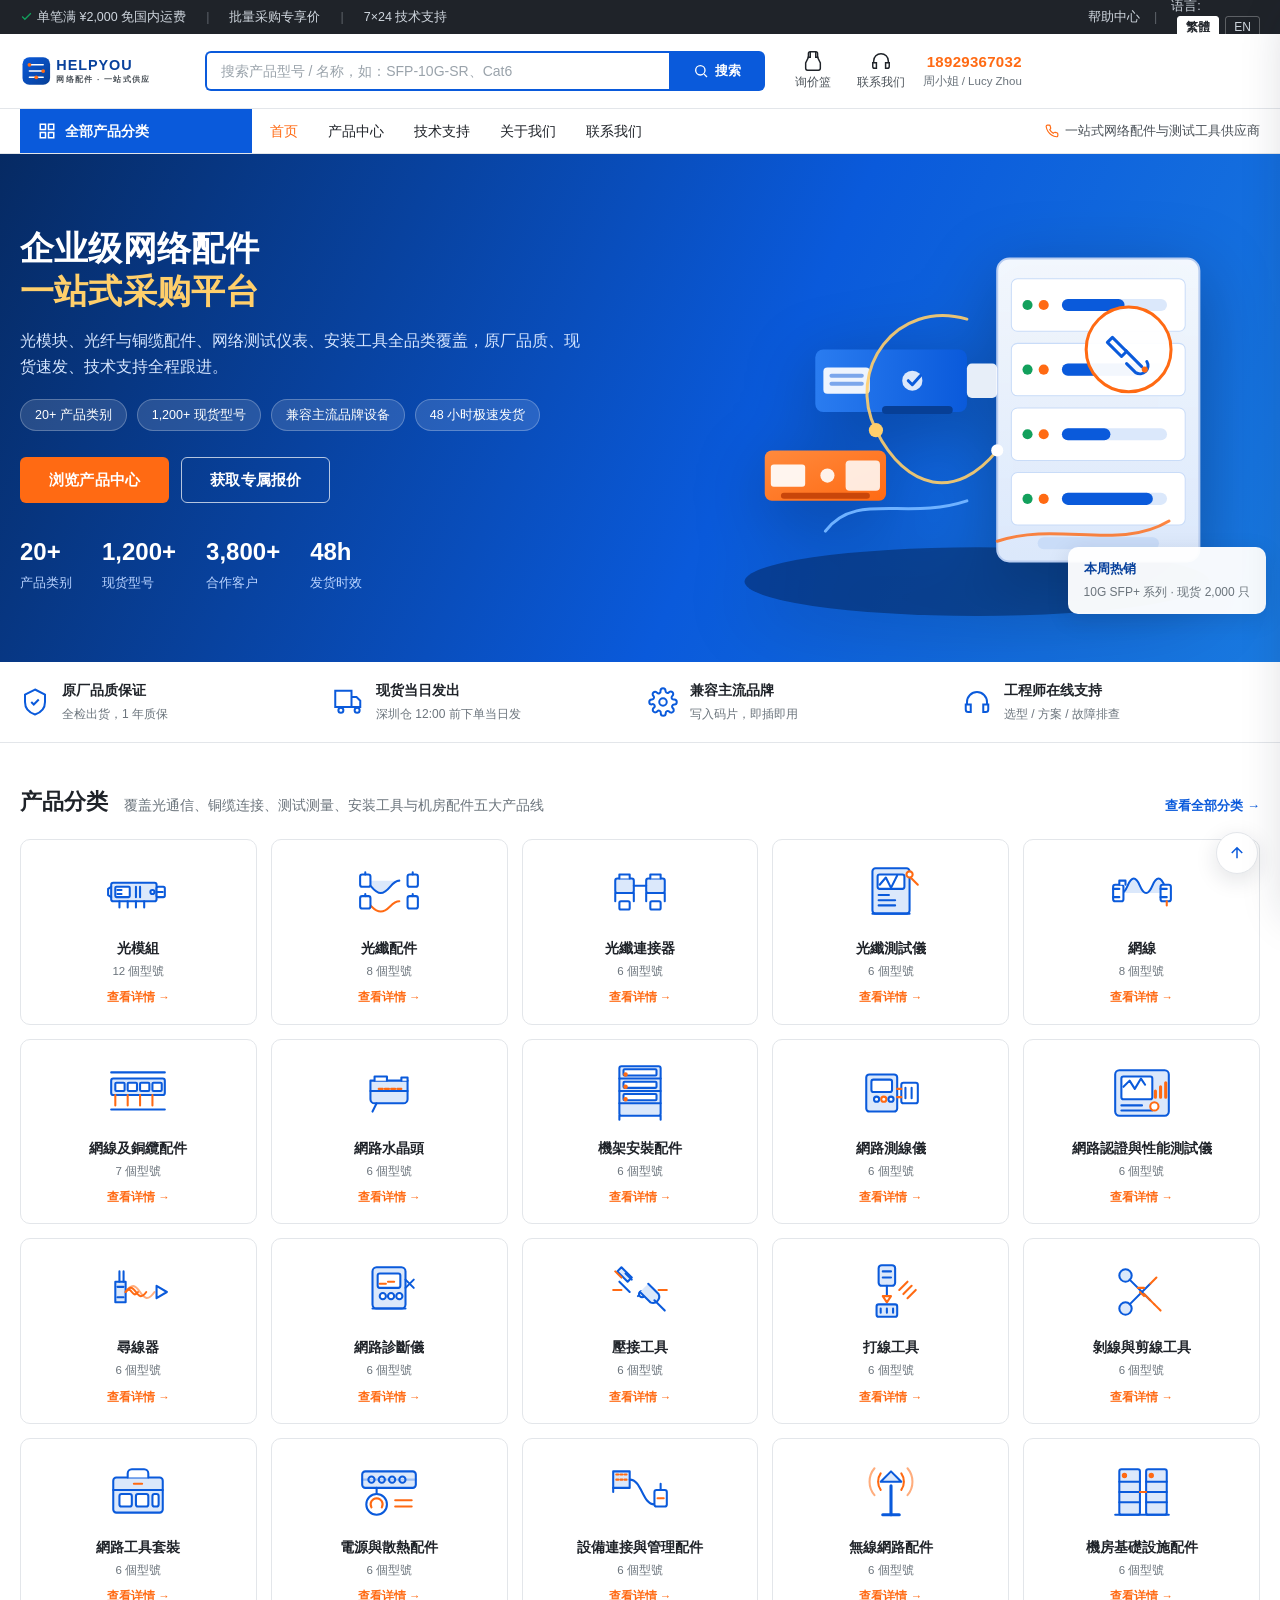
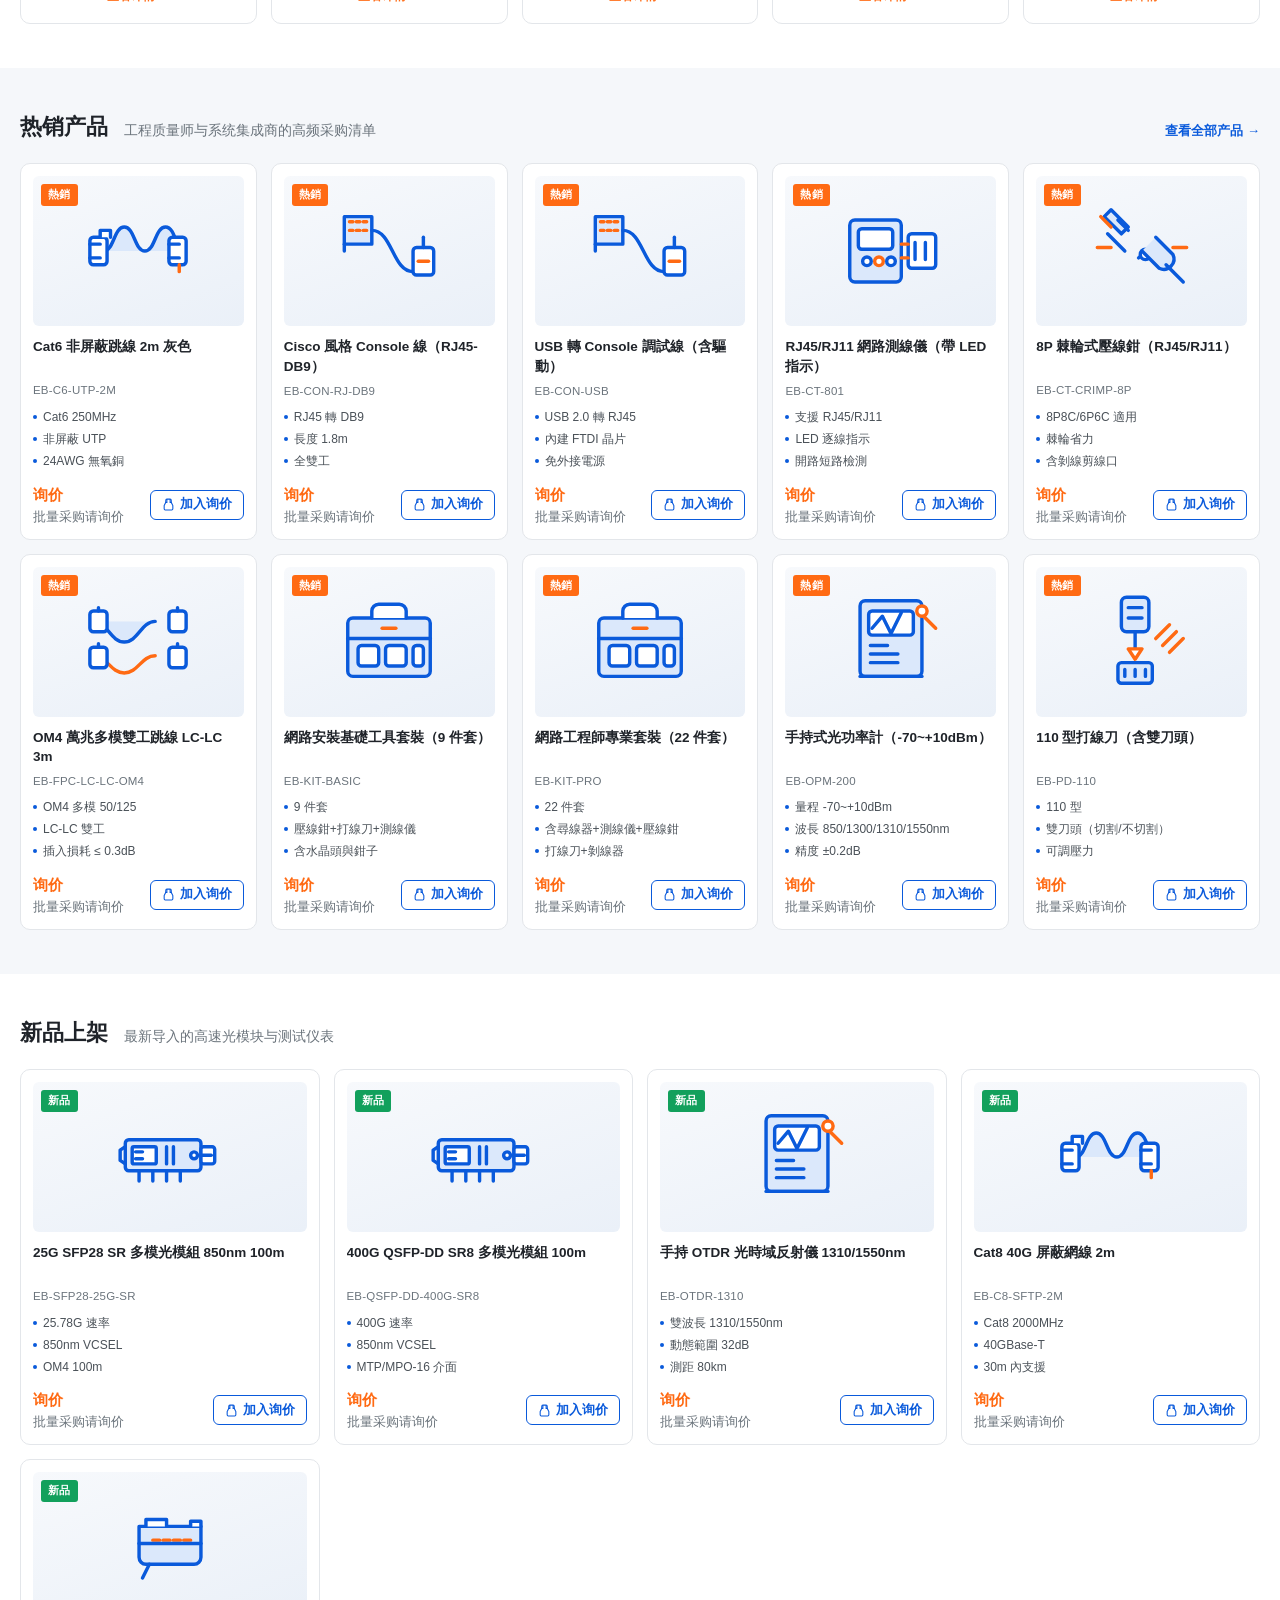
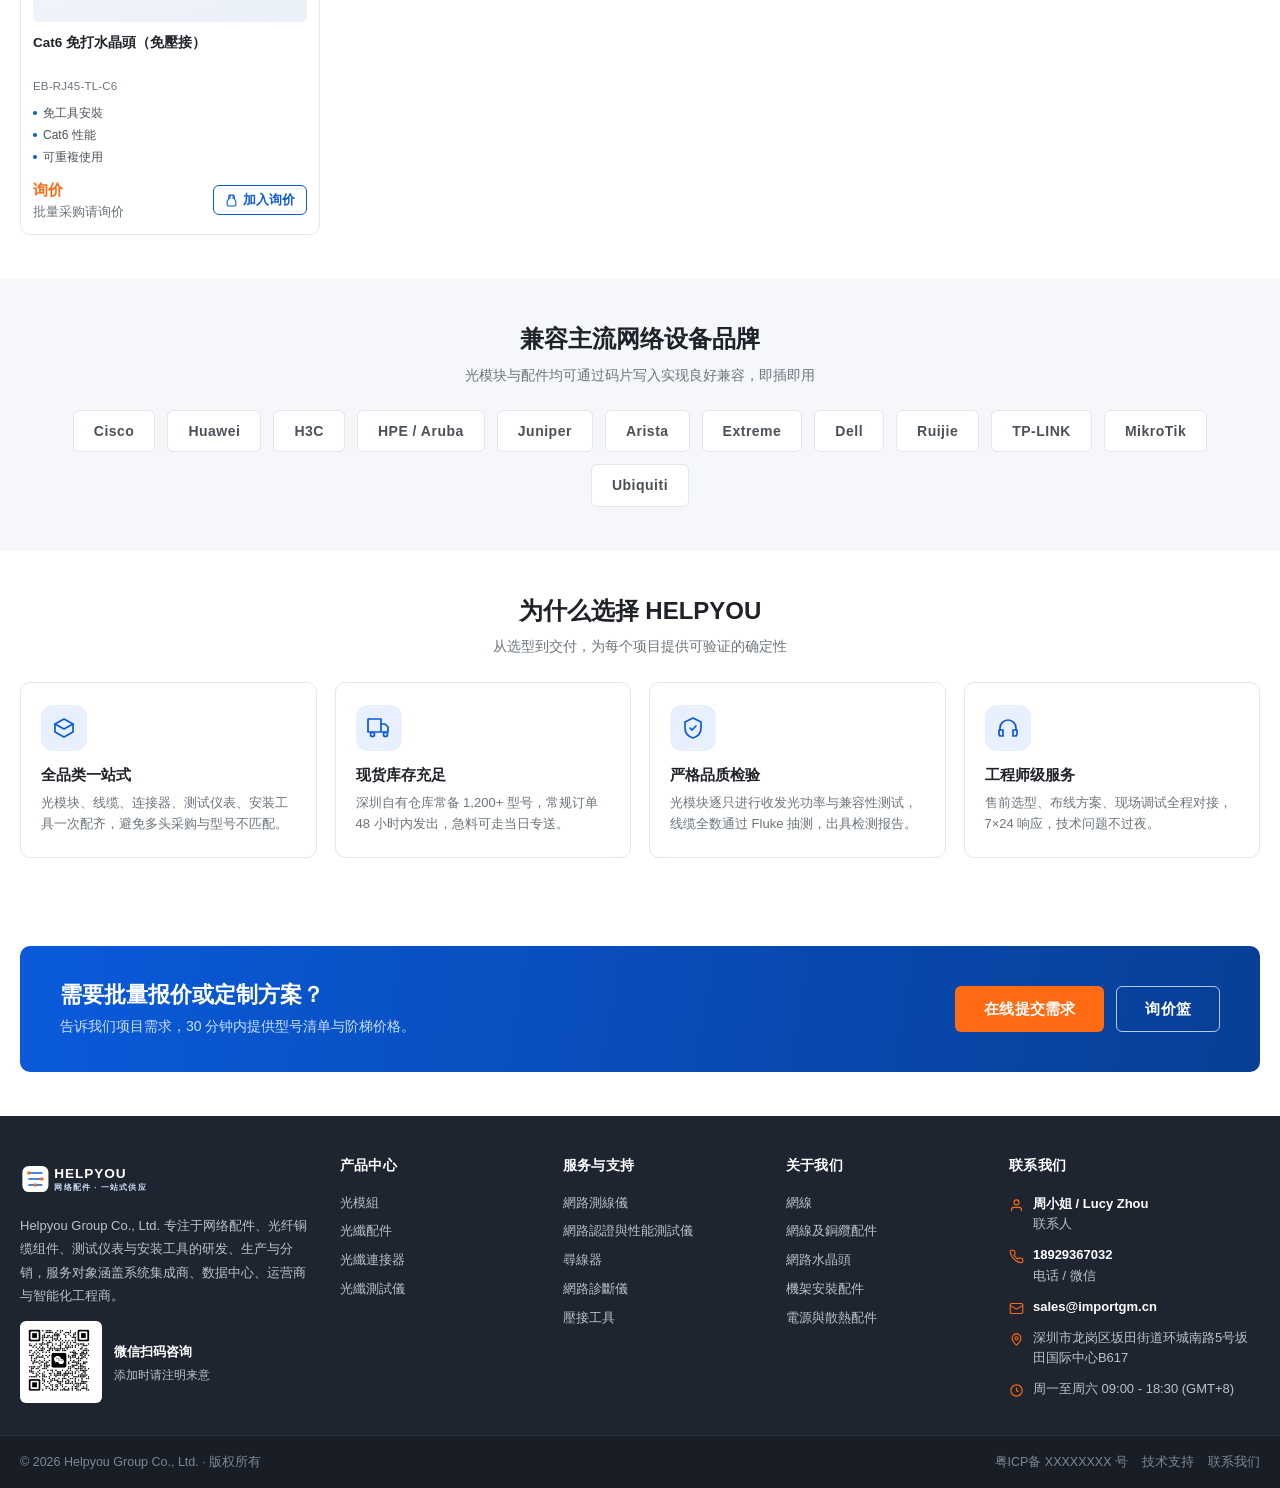
<file: index.html>
<!DOCTYPE html>
<html lang="zh-Hant">
<head>
<meta charset="utf-8">
<meta name="viewport" content="width=device-width,initial-scale=1">
<title>HELPYOU · 网络配件与测试工具一站式供应商</title>
<meta name="description" content="Helpyou Group Co., Ltd. — 光模块、光纤配件、网线铜缆配件、网络测试仪表与安装工具一站式供应商，原厂品质、现货速发、工程师级技术支持。联系人：周小姐（Lucy Zhou） 18929367032（微信同号）。">
<meta name="keywords" content="光模块,光纤配件,网线,水晶头,网线测试仪,寻线器,压线钳,打线刀,机柜配件,网络工具,Optical Transceiver,Fiber Optic,Cable Tester">
<link rel="icon" href="assets/img/logo.svg">
<link rel="stylesheet" href="assets/css/style.css">
</head>
<body data-page="home">
<div id="topbar"></div>
<div id="header"></div>
<div id="navbar"></div>
<main id="main"></main>
<div id="footer"></div>
<noscript><div style="padding:40px;text-align:center">请启用 JavaScript 以浏览本站内容。 / Please enable JavaScript to view this site.</div></noscript>
<script src="assets/js/data.js"></script>
<script src="assets/js/app.js"></script>
</body>
</html>
</file>
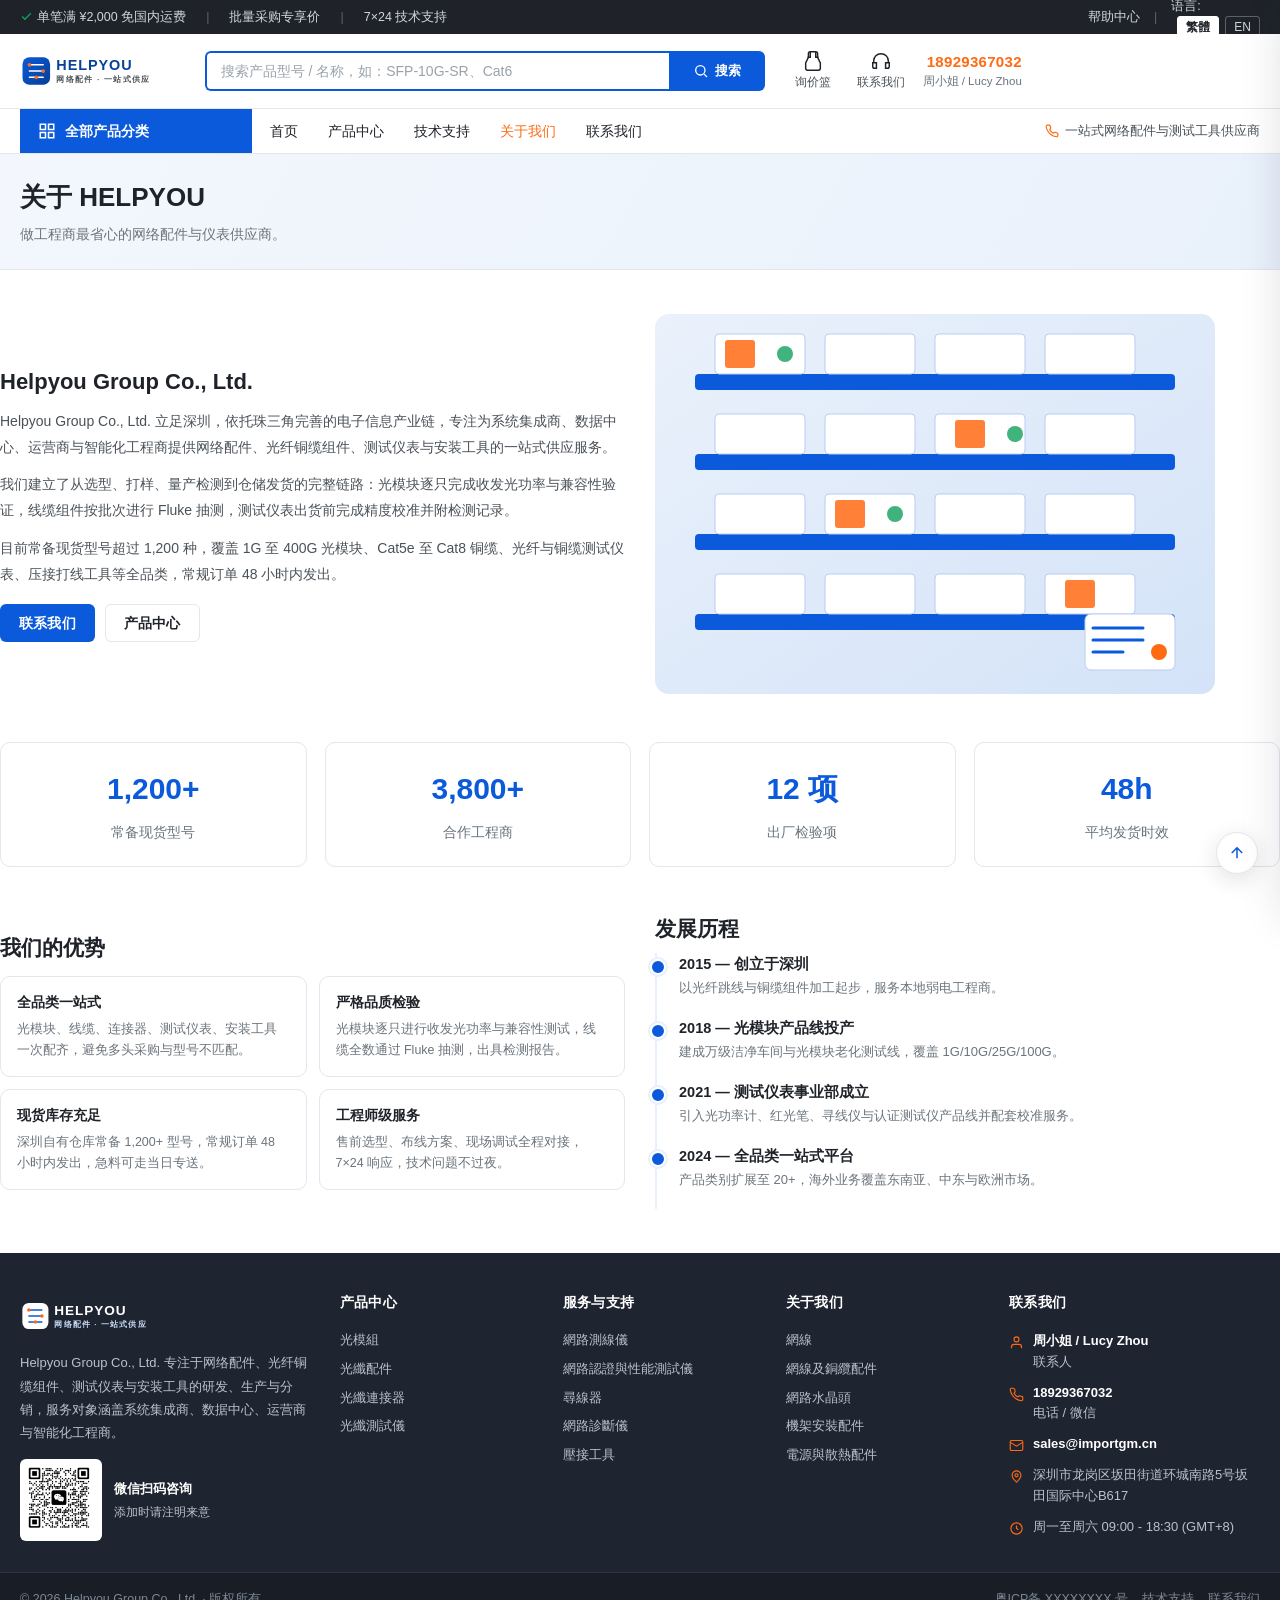
<file: about.html>
<!DOCTYPE html>
<html lang="zh-Hant">
<head>
<meta charset="utf-8">
<meta name="viewport" content="width=device-width,initial-scale=1">
<title>关于我们 | Helpyou Group Co., Ltd.</title>
<meta name="description" content="Helpyou Group Co., Ltd.专注网络配件、光纤铜缆组件、测试仪表与安装工具的研发、生产与分销，常备现货型号 1,200+。">
<link rel="icon" href="assets/img/logo.svg">
<link rel="stylesheet" href="assets/css/style.css">
</head>
<body data-page="about">
<div id="topbar"></div>
<div id="header"></div>
<div id="navbar"></div>
<main id="main"></main>
<div id="footer"></div>
<noscript><div style="padding:40px;text-align:center">请启用 JavaScript 以浏览本站内容。</div></noscript>
<script src="assets/js/data.js"></script>
<script src="assets/js/app.js"></script>
</body>
</html>
</file>
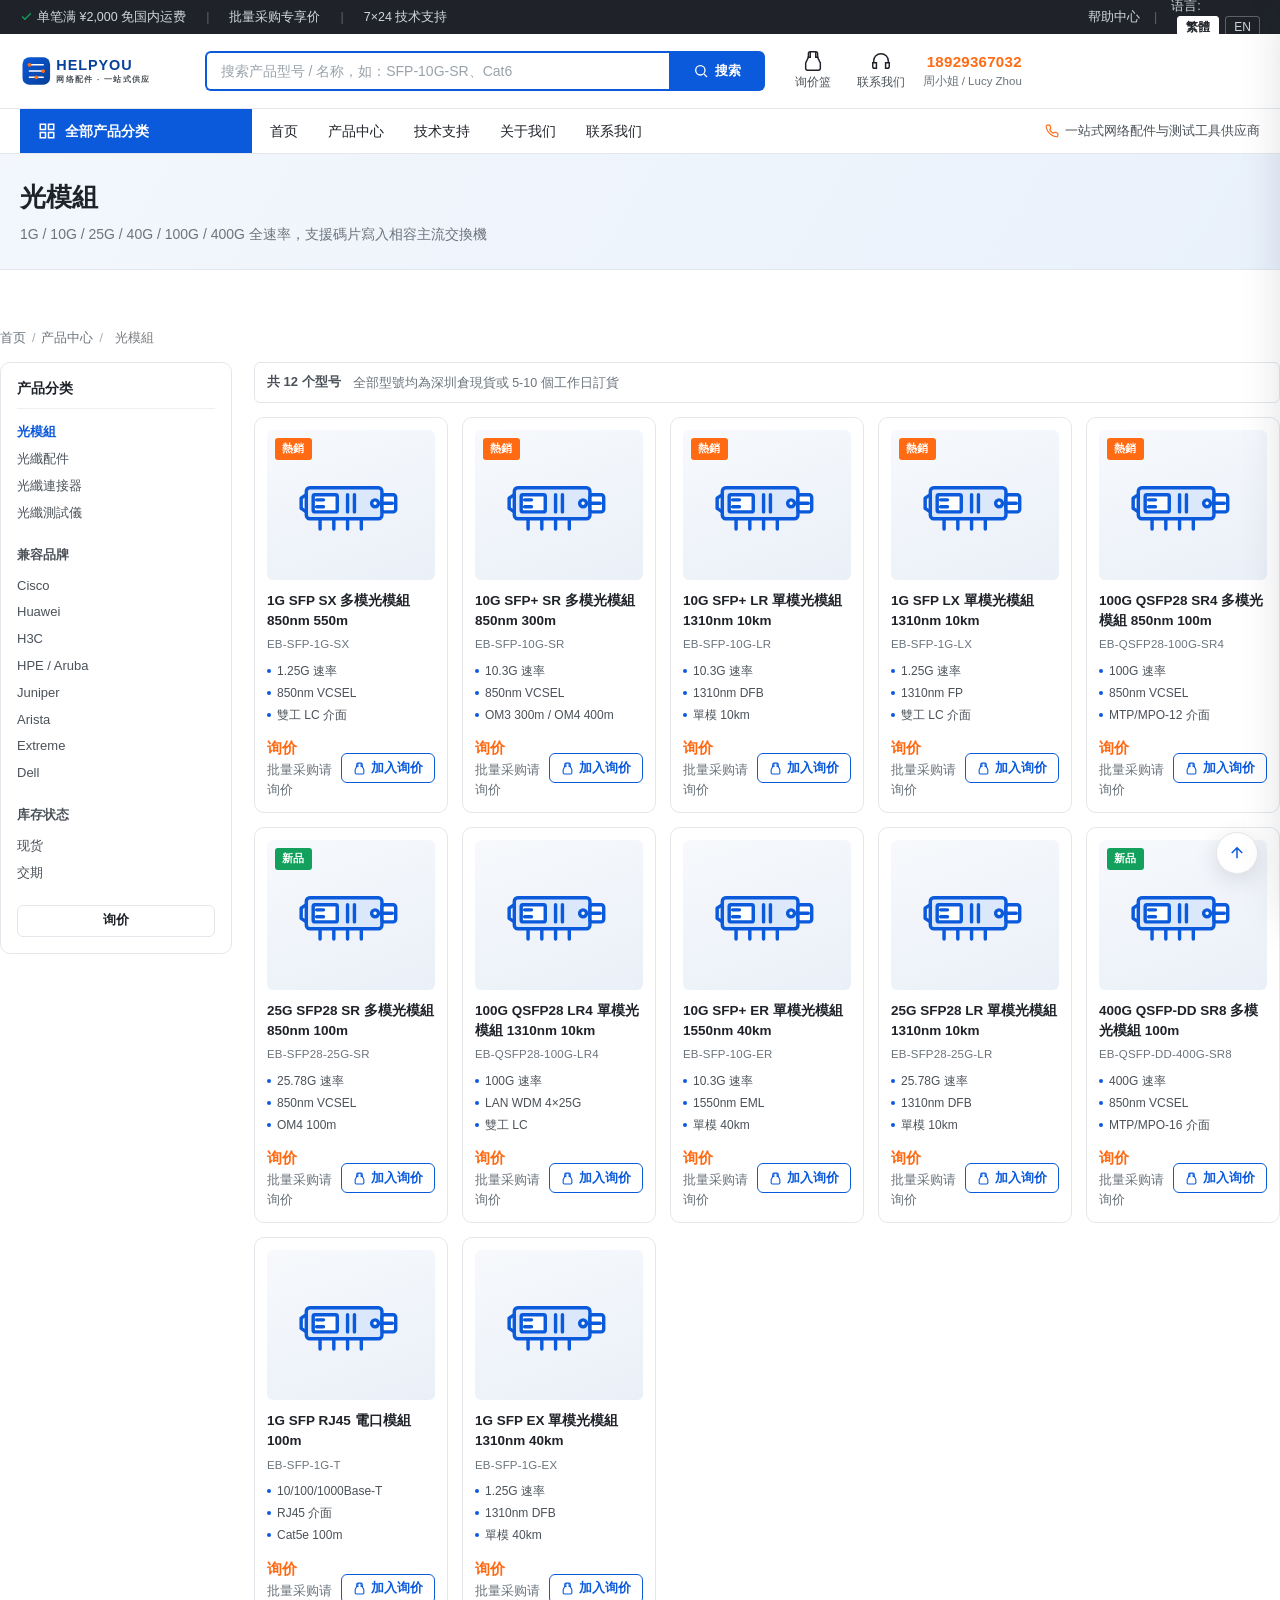
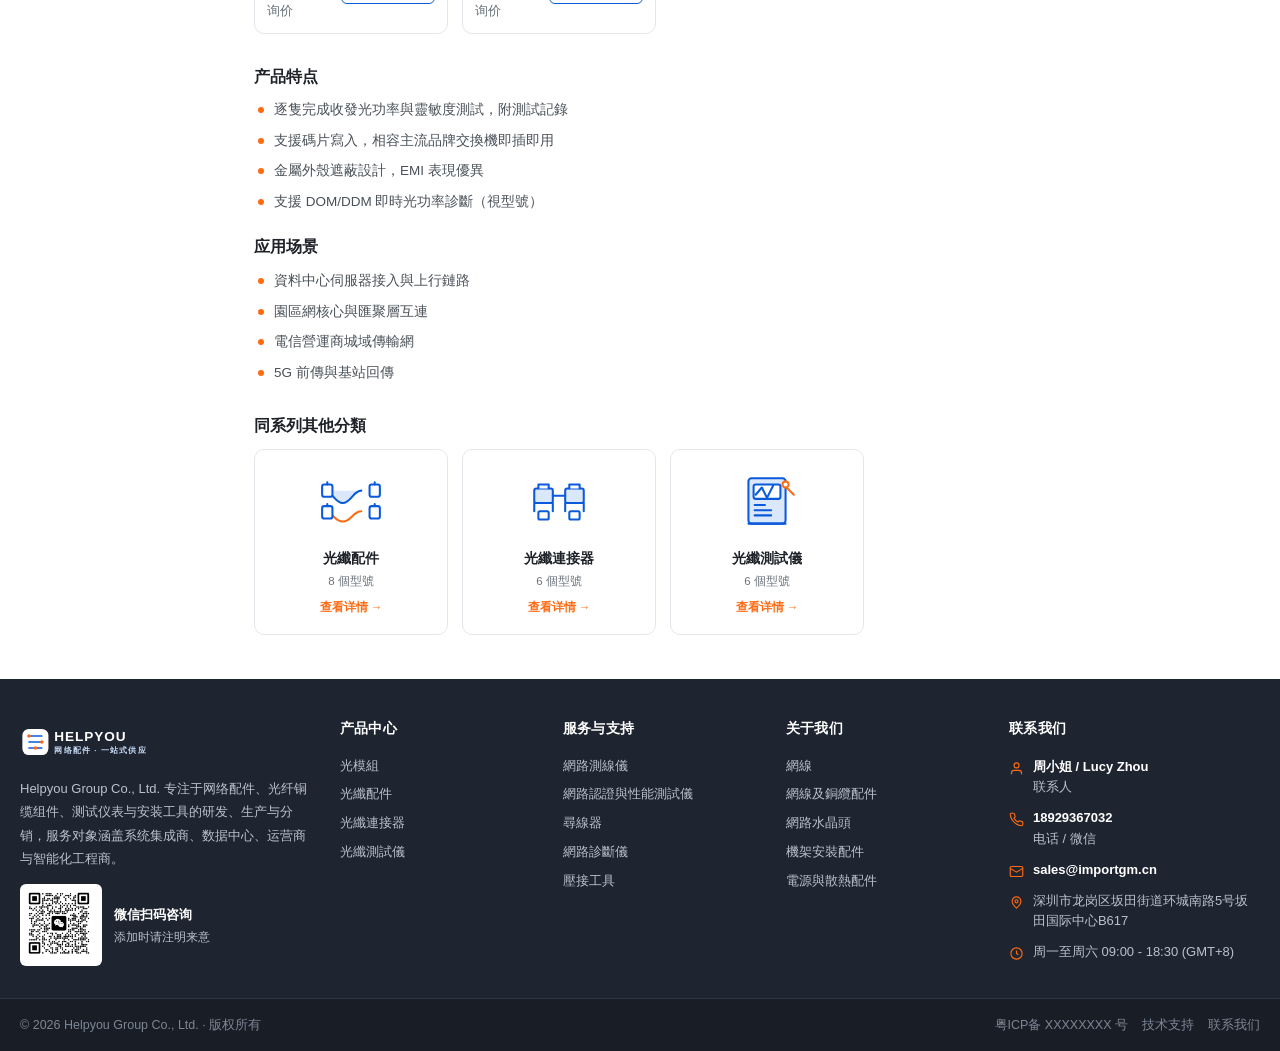
<file: category.html>
<!DOCTYPE html>
<html lang="zh-Hant">
<head>
<meta charset="utf-8">
<meta name="viewport" content="width=device-width,initial-scale=1">
<title>产品分类 | Helpyou Group Co., Ltd.</title>
<meta name="description" content="按类别浏览光模块、光纤配件、网线、水晶头、测试仪表与安装工具等全系列产品型号。">
<link rel="icon" href="assets/img/logo.svg">
<link rel="stylesheet" href="assets/css/style.css">
</head>
<body data-page="category">
<div id="topbar"></div>
<div id="header"></div>
<div id="navbar"></div>
<main id="main"></main>
<div id="footer"></div>
<noscript><div style="padding:40px;text-align:center">请启用 JavaScript 以浏览本站内容。</div></noscript>
<script src="assets/js/data.js"></script>
<script src="assets/js/app.js"></script>
</body>
</html>
</file>
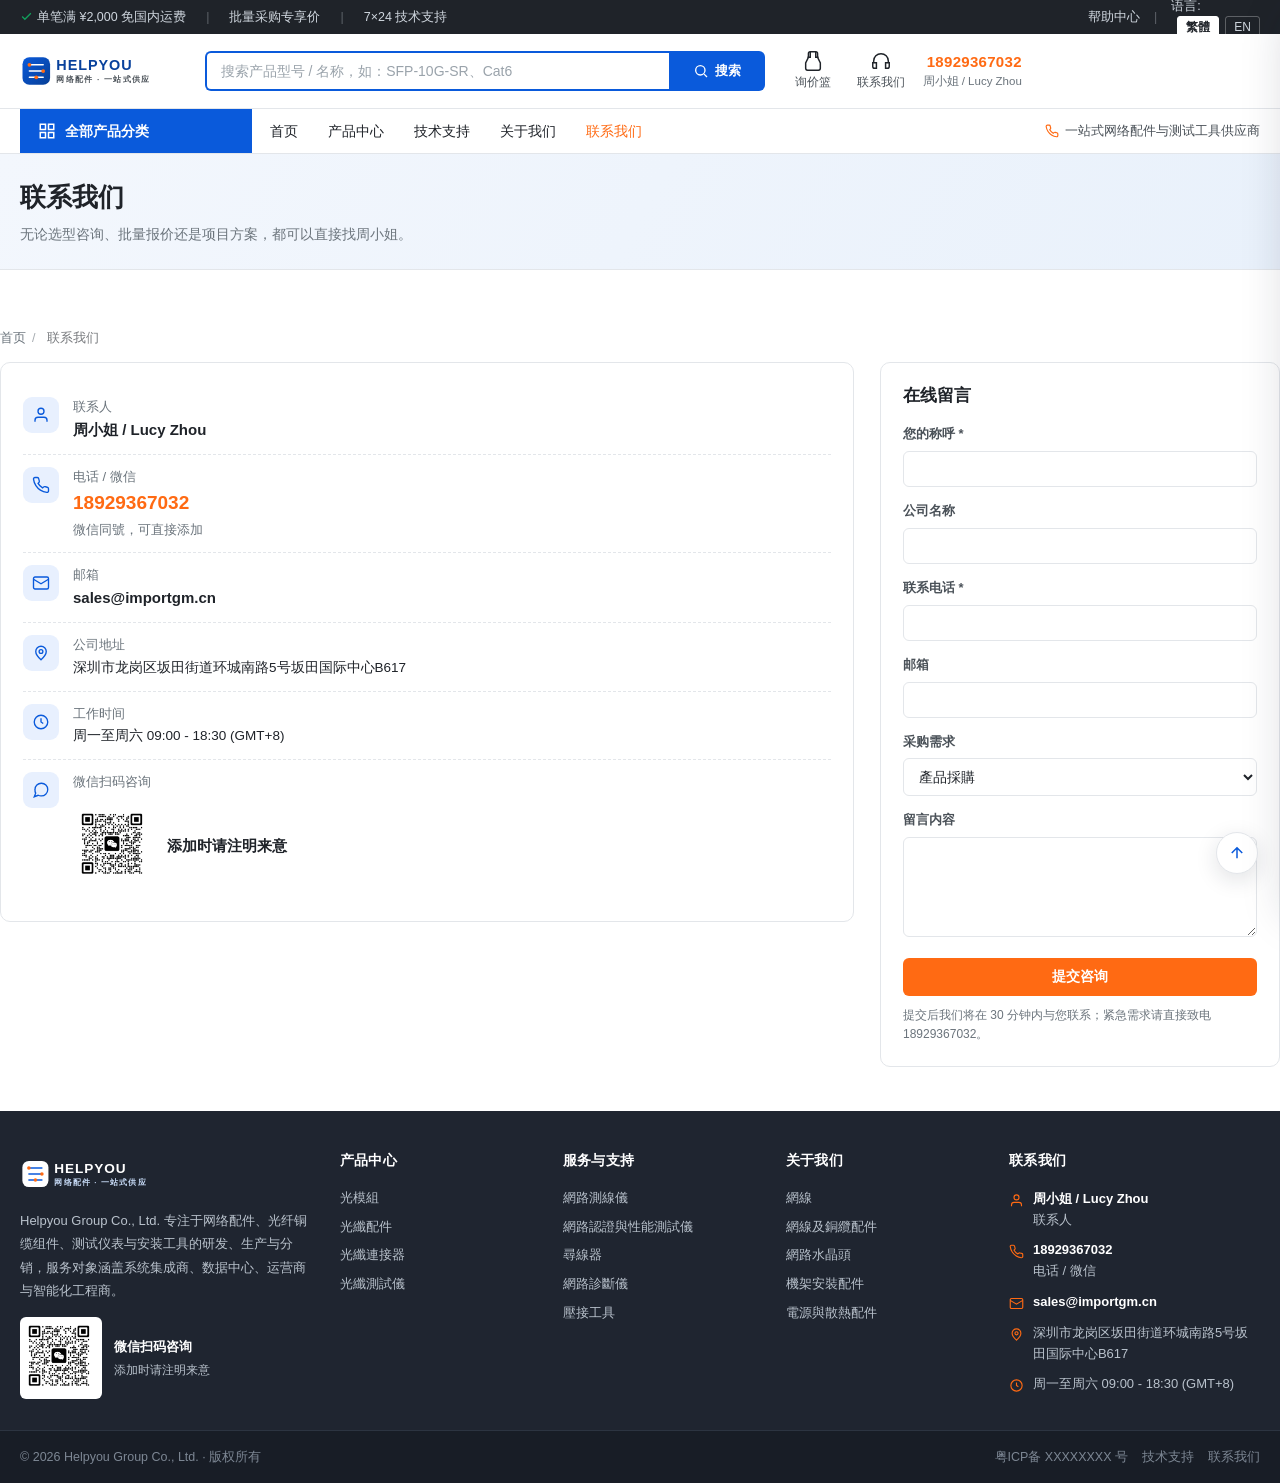
<file: contact.html>
<!DOCTYPE html>
<html lang="zh-Hant">
<head>
<meta charset="utf-8">
<meta name="viewport" content="width=device-width,initial-scale=1">
<title>联系我们 | Helpyou Group Co., Ltd.</title>
<meta name="description" content="联系人：周小姐（Lucy Zhou），电话 / 微信：18929367032。提供选型咨询、批量报价与项目方案支持。">
<link rel="icon" href="assets/img/logo.svg">
<link rel="stylesheet" href="assets/css/style.css">
</head>
<body data-page="contact">
<div id="topbar"></div>
<div id="header"></div>
<div id="navbar"></div>
<main id="main"></main>
<div id="footer"></div>
<noscript><div style="padding:40px;text-align:center">请启用 JavaScript 以浏览本站内容。</div></noscript>
<script src="assets/js/data.js"></script>
<script src="assets/js/app.js"></script>
</body>
</html>
</file>
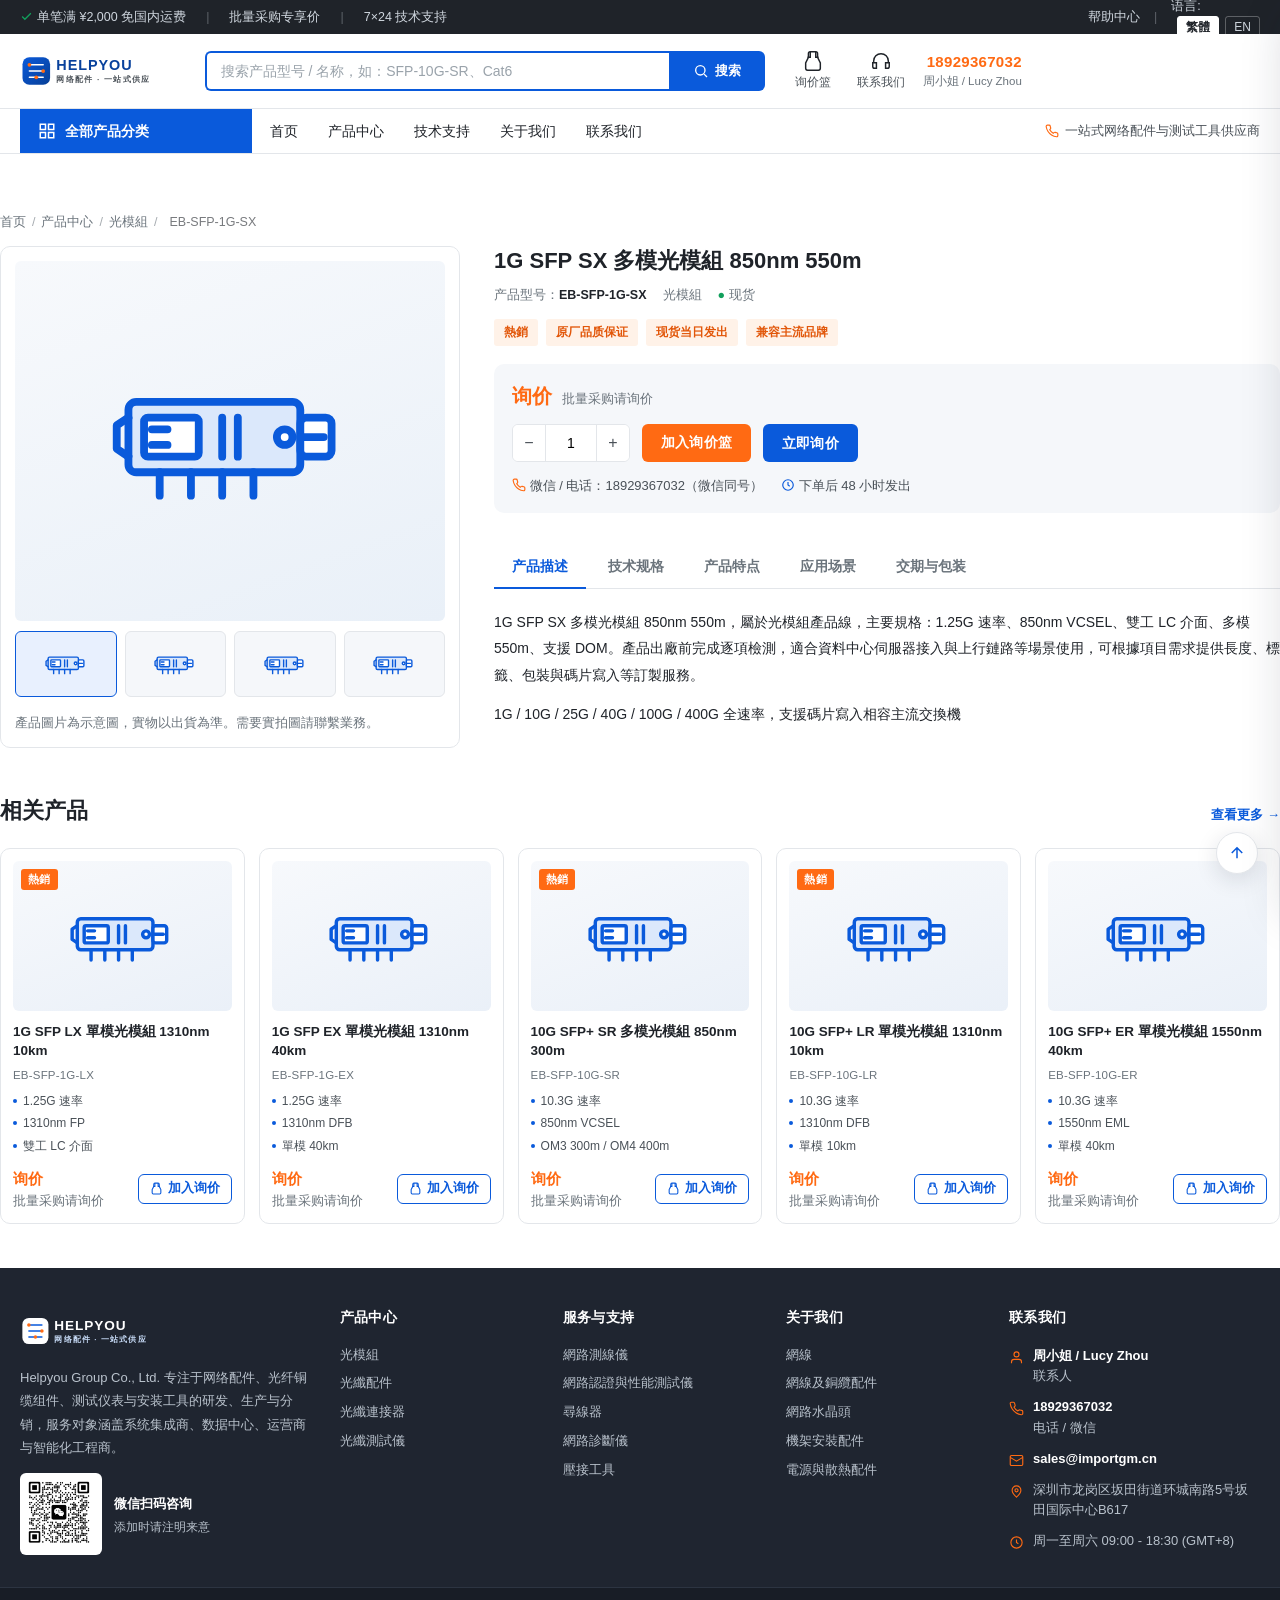
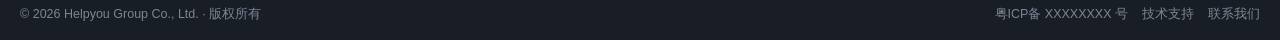
<file: product.html>
<!DOCTYPE html>
<html lang="zh-Hant">
<head>
<meta charset="utf-8">
<meta name="viewport" content="width=device-width,initial-scale=1">
<title>产品详情 | Helpyou Group Co., Ltd.</title>
<meta name="description" content="查看产品规格、特点、应用场景与交期包装信息，支持批量询价与定制服务。">
<link rel="icon" href="assets/img/logo.svg">
<link rel="stylesheet" href="assets/css/style.css">
</head>
<body data-page="product">
<div id="topbar"></div>
<div id="header"></div>
<div id="navbar"></div>
<main id="main"></main>
<div id="footer"></div>
<noscript><div style="padding:40px;text-align:center">请启用 JavaScript 以浏览本站内容。</div></noscript>
<script src="assets/js/data.js"></script>
<script src="assets/js/app.js"></script>
</body>
</html>
</file>
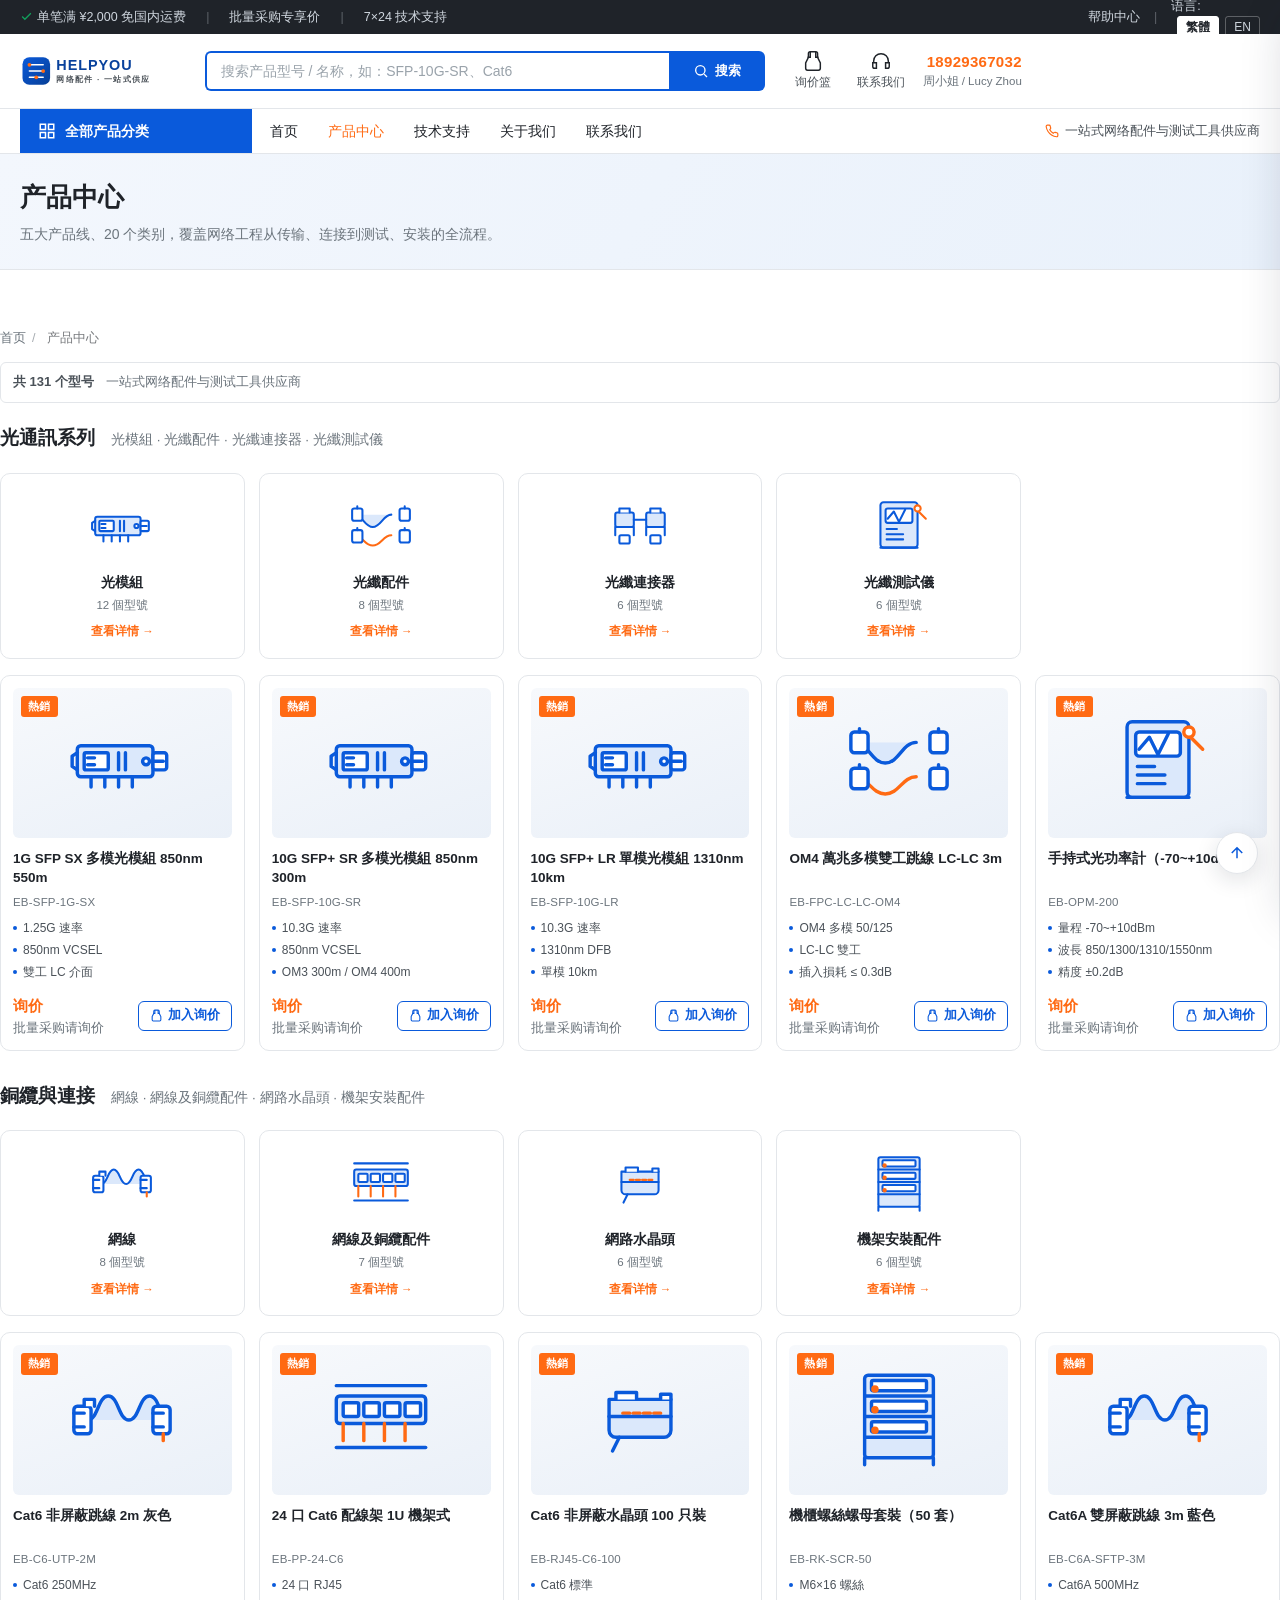
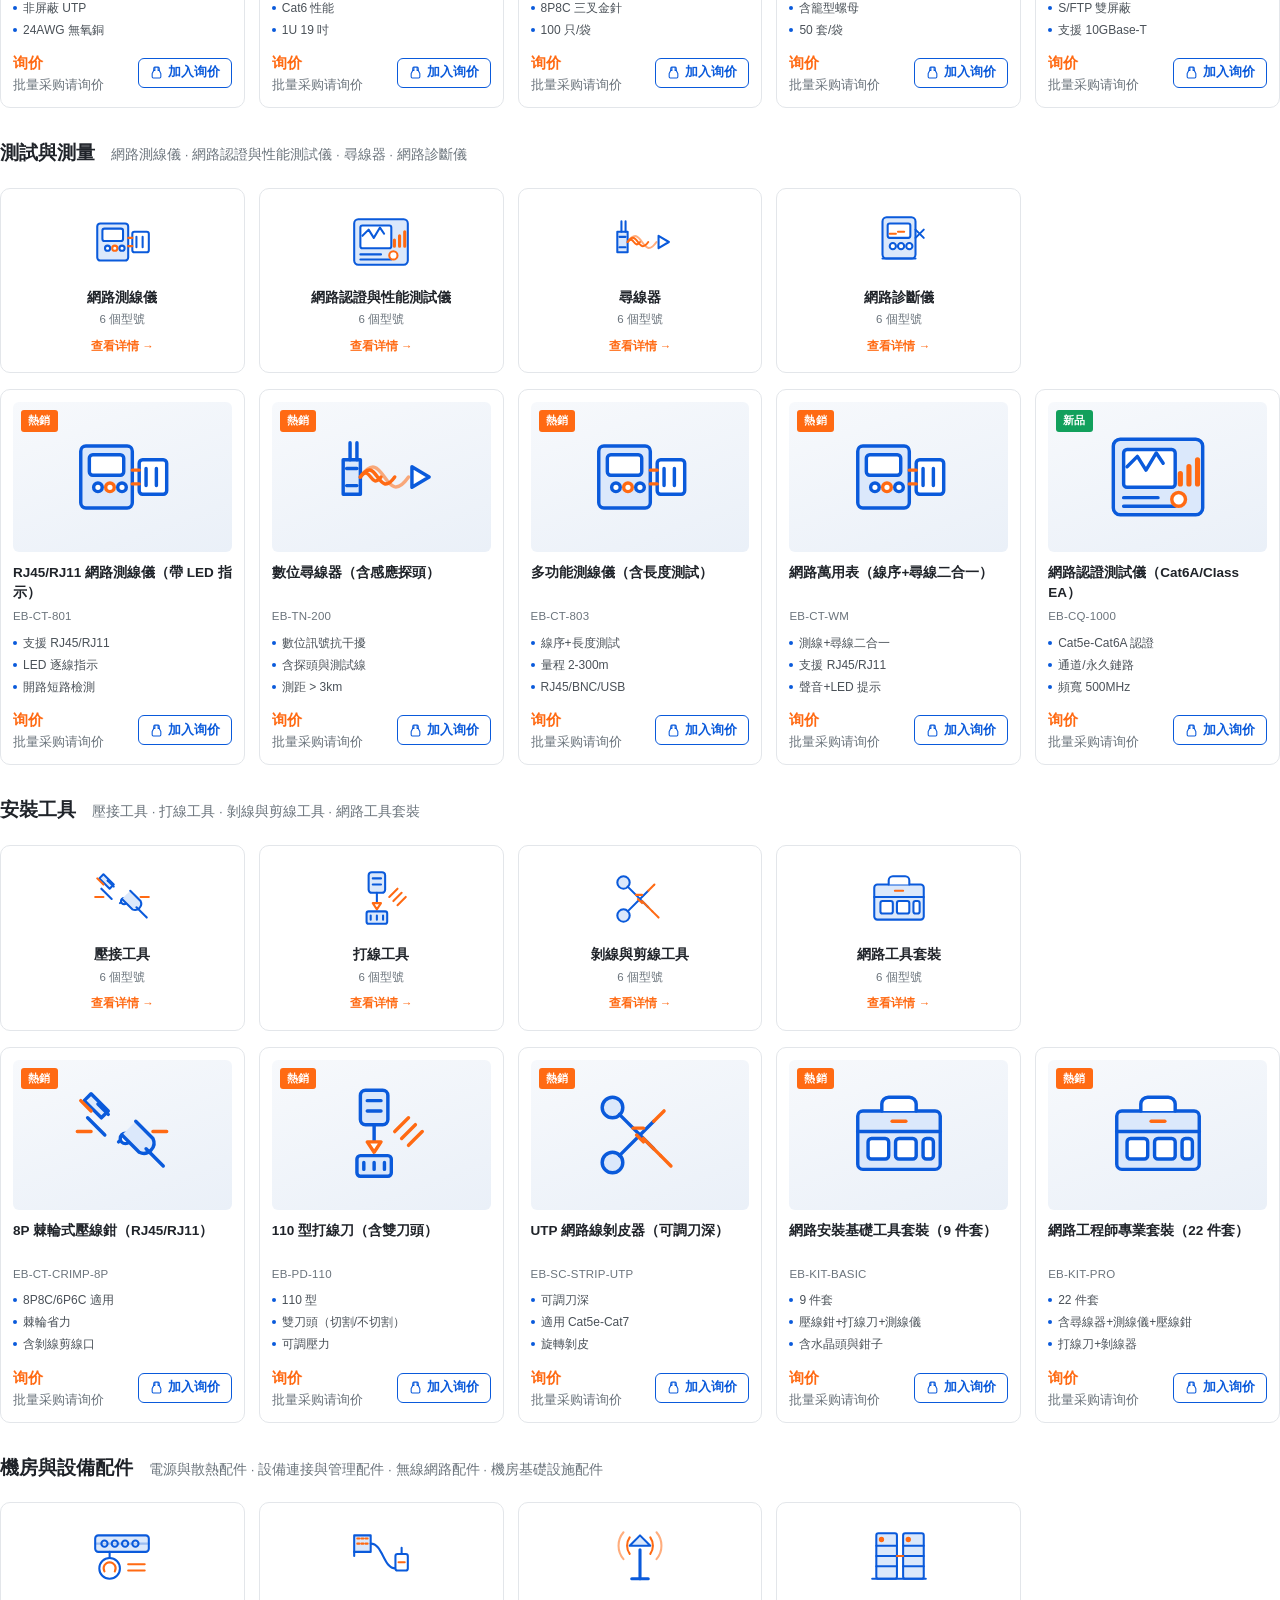
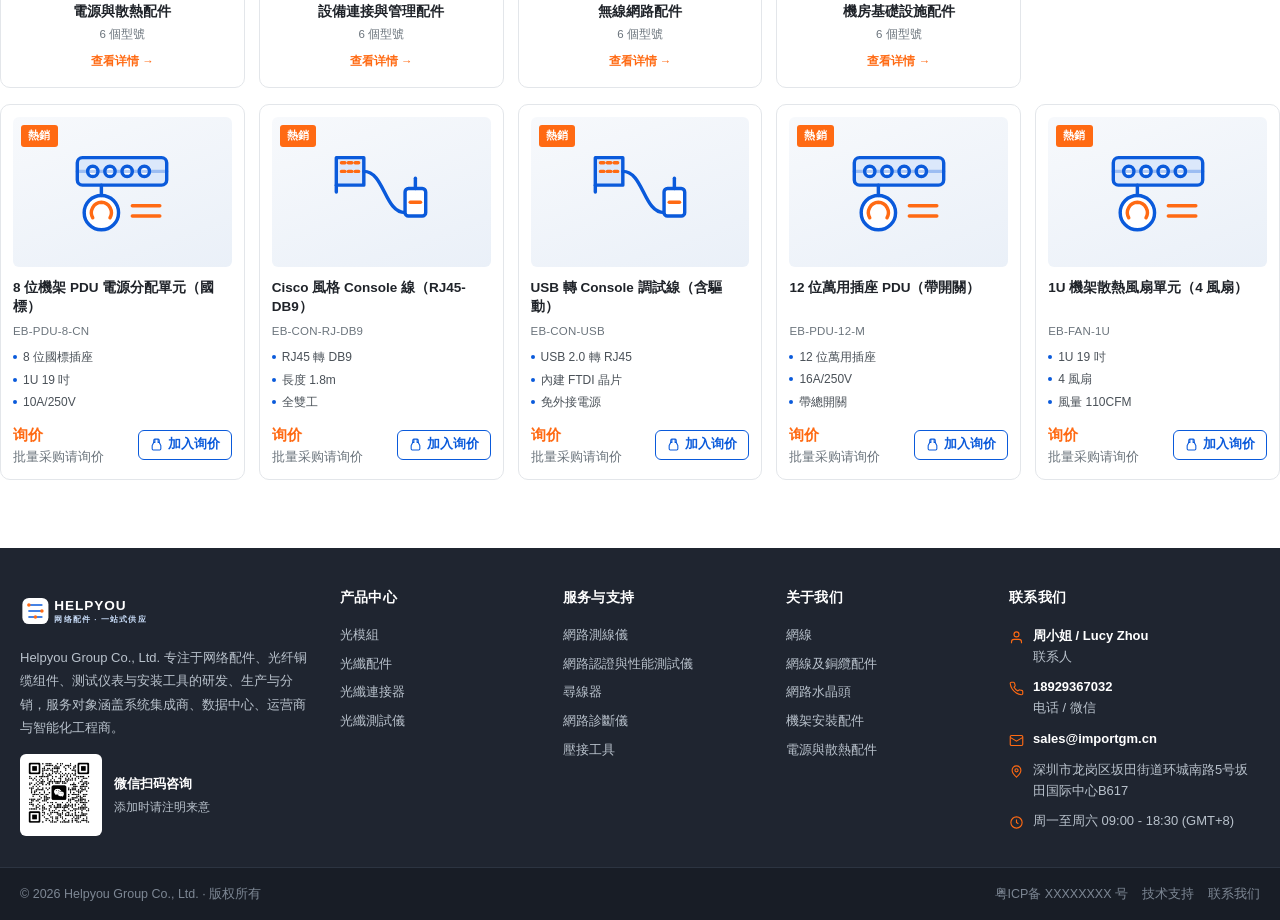
<file: products.html>
<!DOCTYPE html>
<html lang="zh-Hant">
<head>
<meta charset="utf-8">
<meta name="viewport" content="width=device-width,initial-scale=1">
<title>产品中心 | Helpyou Group Co., Ltd.</title>
<meta name="description" content="五大产品线、20 个类别：光模块、光纤配件、网线铜缆、机架配件、测试仪表、安装工具、机房配件，覆盖网络工程全流程。">
<link rel="icon" href="assets/img/logo.svg">
<link rel="stylesheet" href="assets/css/style.css">
</head>
<body data-page="products">
<div id="topbar"></div>
<div id="header"></div>
<div id="navbar"></div>
<main id="main"></main>
<div id="footer"></div>
<noscript><div style="padding:40px;text-align:center">请启用 JavaScript 以浏览本站内容。</div></noscript>
<script src="assets/js/data.js"></script>
<script src="assets/js/app.js"></script>
</body>
</html>
</file>
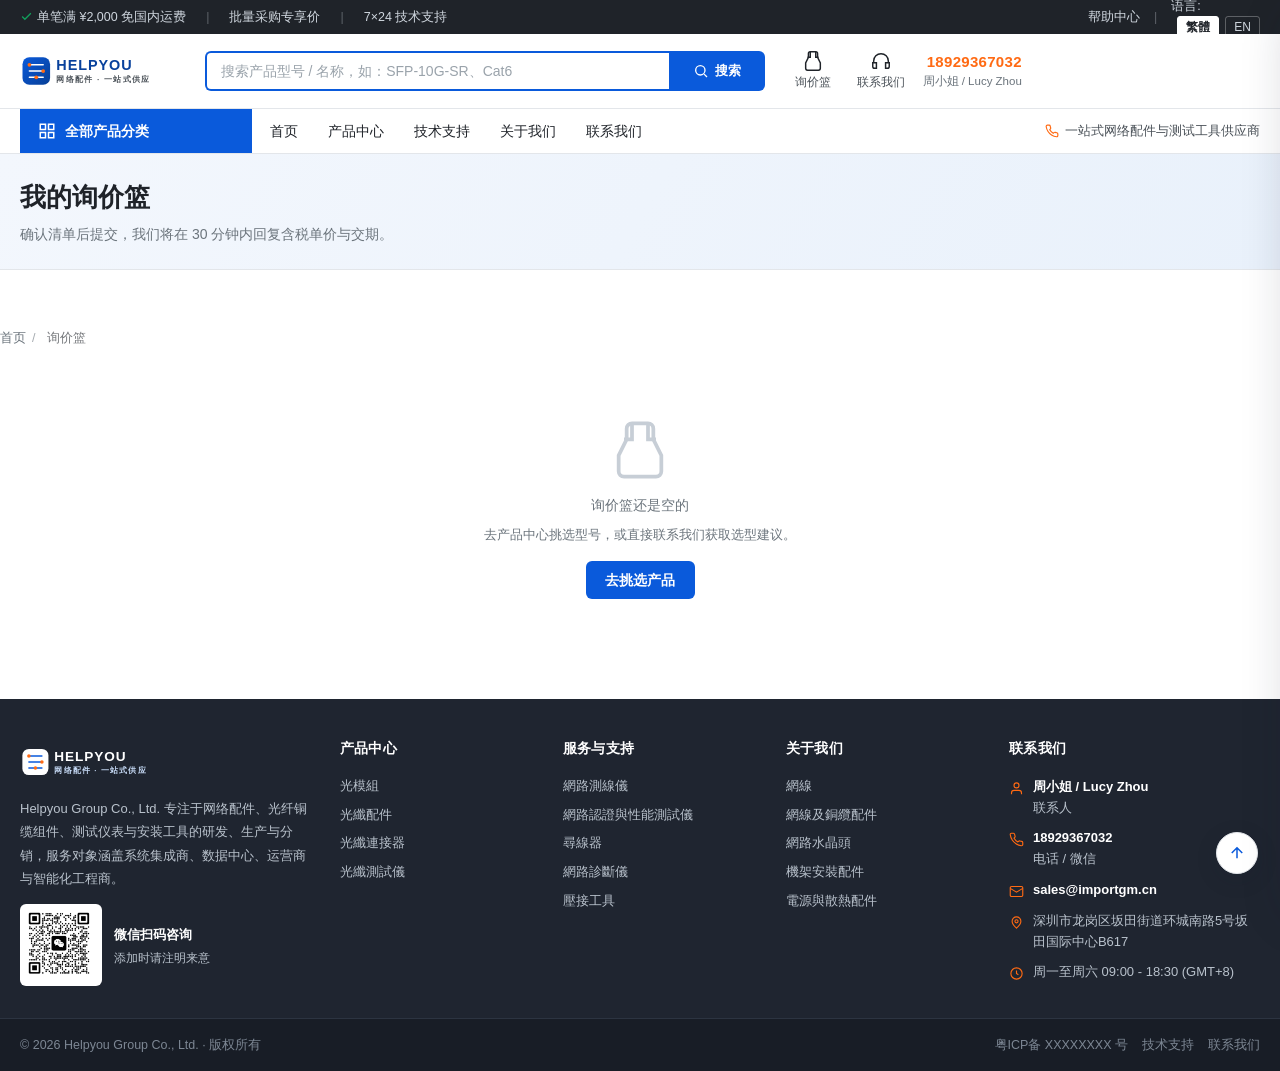
<file: quote.html>
<!DOCTYPE html>
<html lang="zh-Hant">
<head>
<meta charset="utf-8">
<meta name="viewport" content="width=device-width,initial-scale=1">
<title>我的询价篮 | Helpyou Group Co., Ltd.</title>
<meta name="description" content="确认询价清单并提交，我们会在 30 分钟内回复含税单价与交期。">
<link rel="icon" href="assets/img/logo.svg">
<link rel="stylesheet" href="assets/css/style.css">
</head>
<body data-page="quote">
<div id="topbar"></div>
<div id="header"></div>
<div id="navbar"></div>
<main id="main"></main>
<div id="footer"></div>
<noscript><div style="padding:40px;text-align:center">请启用 JavaScript 以浏览本站内容。</div></noscript>
<script src="assets/js/data.js"></script>
<script src="assets/js/app.js"></script>
</body>
</html>
</file>
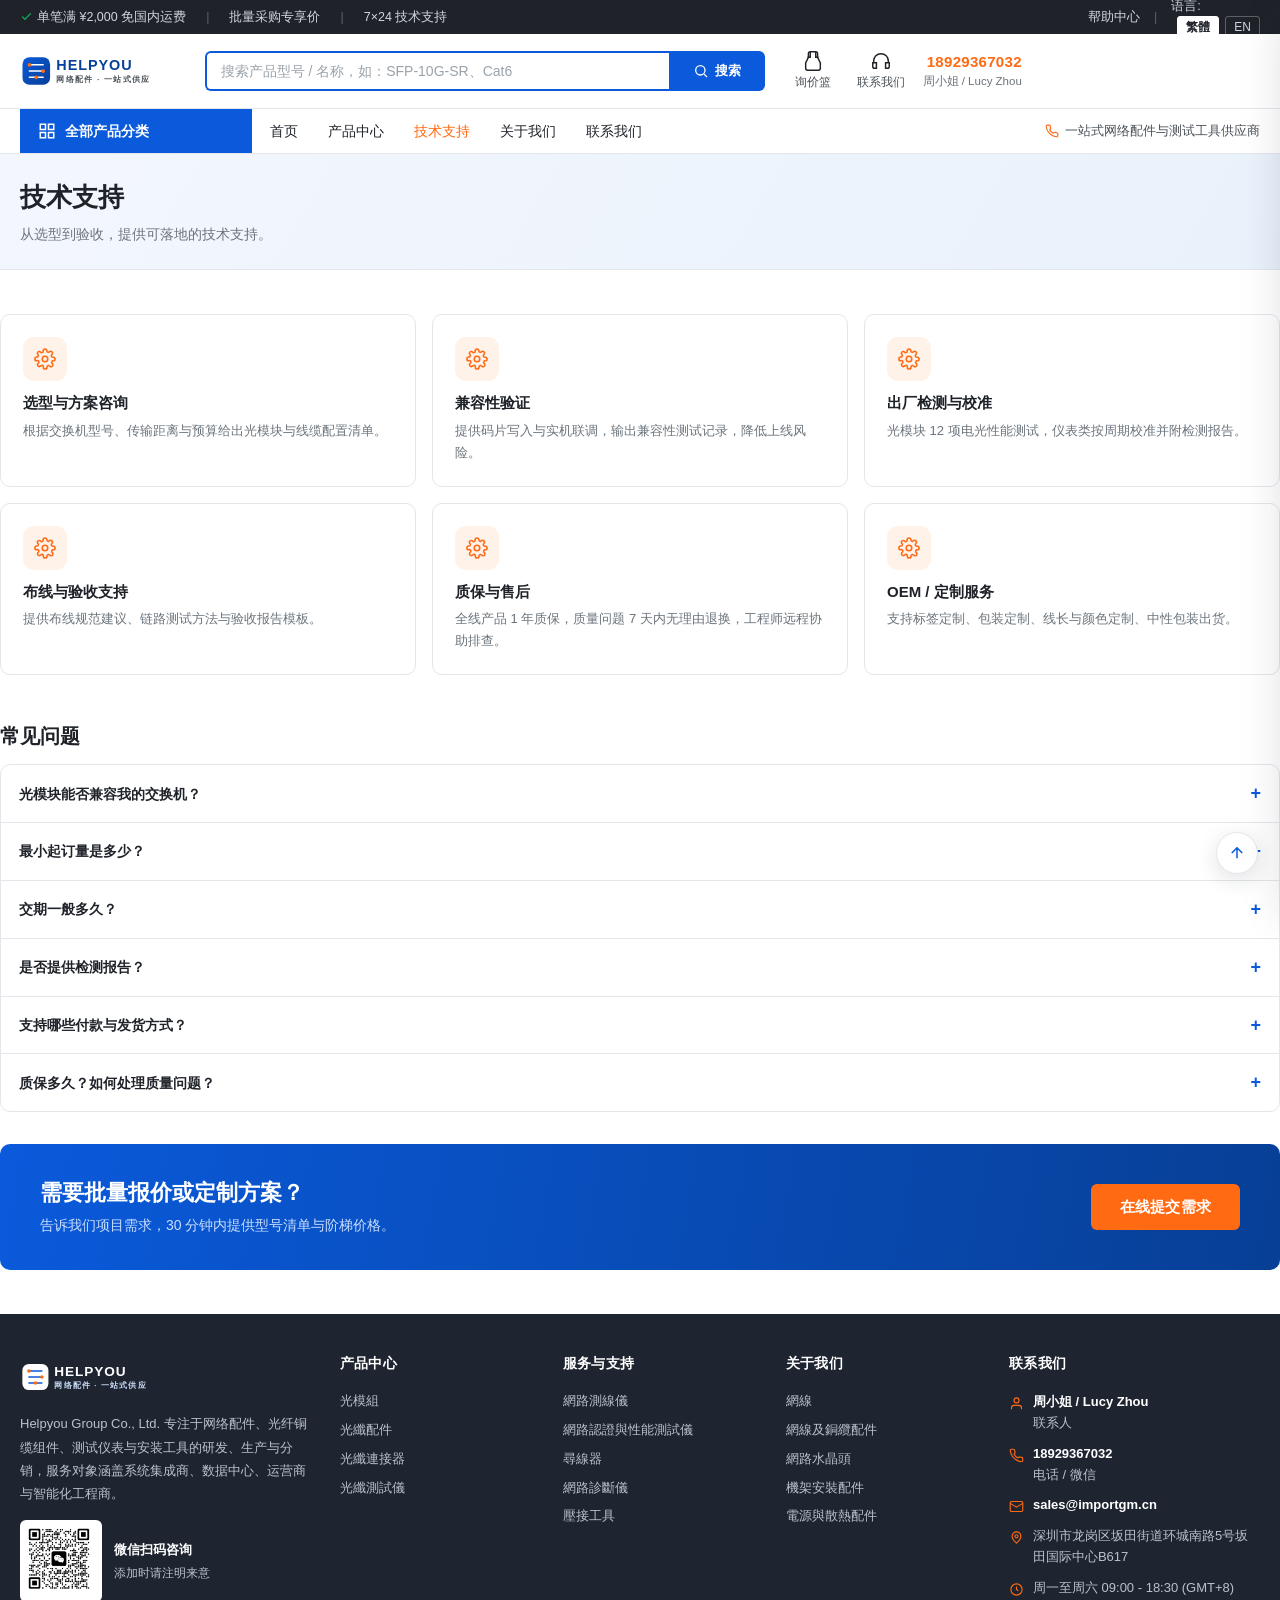
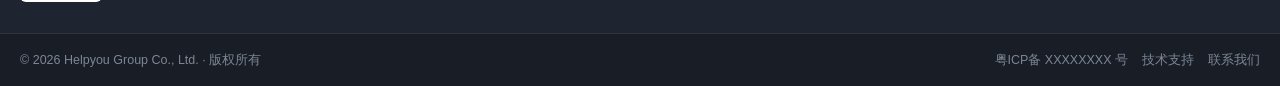
<file: support.html>
<!DOCTYPE html>
<html lang="zh-Hant">
<head>
<meta charset="utf-8">
<meta name="viewport" content="width=device-width,initial-scale=1">
<title>技术支持 | Helpyou Group Co., Ltd.</title>
<meta name="description" content="选型与方案咨询、兼容性验证、出厂检测与校准、布线验收支持、质保售后与 OEM 定制服务。">
<link rel="icon" href="assets/img/logo.svg">
<link rel="stylesheet" href="assets/css/style.css">
</head>
<body data-page="support">
<div id="topbar"></div>
<div id="header"></div>
<div id="navbar"></div>
<main id="main"></main>
<div id="footer"></div>
<noscript><div style="padding:40px;text-align:center">请启用 JavaScript 以浏览本站内容。</div></noscript>
<script src="assets/js/data.js"></script>
<script src="assets/js/app.js"></script>
</body>
</html>
</file>
<file: assets/css/style.css>
/* =========================================================
   EBIT — 深圳市亿博特信息技术有限公司
   Design system (FS.com inspired B2B commerce)
   ========================================================= */

:root{
  --blue:#0a5adb;
  --blue-d:#08419c;
  --blue-l:#e8f0fe;
  --orange:#ff6a13;
  --orange-d:#e2570a;
  --orange-l:#fff2e8;
  --ink:#1f2329;
  --ink-2:#4a5158;
  --ink-3:#6b747c;
  --line:#e3e6ea;
  --line-2:#eef0f3;
  --bg:#ffffff;
  --bg-soft:#f5f7fa;
  --bg-soft-2:#eef2f7;
  --green:#12a05c;
  --radius:6px;
  --radius-lg:10px;
  --shadow-1:0 1px 3px rgba(20,30,50,.08);
  --shadow-2:0 6px 22px rgba(20,30,50,.13);
  --shadow-3:0 14px 44px rgba(20,30,50,.18);
  --nav-h:56px;
  --max:1280px;
}

*{box-sizing:border-box;}
html{-webkit-text-size-adjust:100%; scroll-behavior:smooth;}
body{
  margin:0;
  font-family:"Helvetica Neue",Helvetica,"PingFang TC","Microsoft JhengHei","Noto Sans TC","Hiragino Sans GB",Arial,sans-serif;
  font-size:14px; line-height:1.6; color:var(--ink); background:var(--bg);
}
img{max-width:100%; display:block;}
a{color:inherit; text-decoration:none;}
a:hover{color:var(--blue);}
ul{margin:0; padding:0; list-style:none;}
h1,h2,h3,h4,h5{ margin:0; font-weight:600; line-height:1.35; color:var(--ink);}
p{margin:0;}
button{font-family:inherit; cursor:pointer;}
input,select,textarea{font-family:inherit; font-size:14px;}
.wrap{max-width:var(--max); margin:0 auto; padding:0 20px;}
.hide{display:none !important;}

/* ---------- Utility ---------- */
.tc{text-align:center;}
.mt8{margin-top:8px}.mt12{margin-top:12px}.mt16{margin-top:16px}.mt24{margin-top:24px}.mt32{margin-top:32px}.mt48{margin-top:48px}
.mb8{margin-bottom:8px}.mb12{margin-bottom:12px}.mb16{margin-bottom:16px}.mb24{margin-bottom:24px}
.row{display:flex; gap:12px; align-items:center;}
.spacer{flex:1;}
.muted{color:var(--ink-3);}
.small{font-size:12.5px;}
.strong{font-weight:600;}

/* ---------- Buttons ---------- */
.btn{
  display:inline-flex; align-items:center; justify-content:center; gap:6px;
  height:38px; padding:0 18px; border:1px solid transparent; border-radius:var(--radius);
  font-size:14px; font-weight:600; letter-spacing:.2px; transition:.16s; white-space:nowrap;
}
.btn-primary{background:var(--orange); color:#fff;}
.btn-primary:hover{background:var(--orange-d); color:#fff;}
.btn-blue{background:var(--blue); color:#fff;}
.btn-blue:hover{background:var(--blue-d); color:#fff;}
.btn-ghost{background:#fff; border-color:var(--line); color:var(--ink);}
.btn-ghost:hover{border-color:var(--blue); color:var(--blue);}
.btn-outline-w{background:transparent; border-color:rgba(255,255,255,.7); color:#fff;}
.btn-outline-w:hover{background:rgba(255,255,255,.14); color:#fff;}
.btn-sm{height:32px; padding:0 12px; font-size:13px;}
.btn-lg{height:46px; padding:0 28px; font-size:15px;}
.btn-block{width:100%;}

/* =========================================================
   TOP BARS
   ========================================================= */
.topbar{background:var(--ink); color:#cfd6de; font-size:12.5px;}
.topbar .wrap{display:flex; align-items:center; height:34px; gap:20px;}
.topbar a{color:#cfd6de;}
.topbar a:hover{color:#fff;}
.topbar .sep{opacity:.35;}
.topbar-right{margin-left:auto; display:flex; align-items:center; gap:14px;}
.lang-switch{display:flex; align-items:center; gap:6px;}
.lang-switch button{
  background:transparent; border:1px solid rgba(255,255,255,.28); color:#cfd6de;
  border-radius:3px; height:22px; padding:0 8px; font-size:12px; line-height:1;
}
.lang-switch button.on{background:#fff; color:var(--ink); border-color:#fff; font-weight:700;}

/* Header main */
.header{background:#fff; border-bottom:1px solid var(--line); position:sticky; top:0; z-index:60;}
.header-inner{display:flex; align-items:center; gap:22px; height:74px;}
.logo{display:flex; align-items:center; gap:10px; flex-shrink:0;}
.logo img{height:40px; width:auto;}
.logo-txt{display:flex; flex-direction:column; line-height:1.1;}
.logo-txt b{font-size:17px; letter-spacing:1px; color:var(--blue-d);}
.logo-txt span{font-size:11px; color:var(--ink-3); letter-spacing:.6px;}

/* Search */
.search{flex:1; max-width:560px; position:relative;}
.search input{
  width:100%; height:40px; border:2px solid var(--blue); border-right:0;
  border-radius:var(--radius) 0 0 var(--radius); padding:0 14px; outline:none; color:var(--ink);
}
.search input::placeholder{color:#9aa3ab;}
.search button{
  height:40px; min-width:96px; border:0; background:var(--blue); color:#fff; font-weight:600;
  border-radius:0 var(--radius) var(--radius) 0; display:inline-flex; align-items:center; justify-content:center; gap:6px;
}
.search button:hover{background:var(--blue-d);}
.search-box{display:flex;}
.suggest{
  position:absolute; top:42px; left:0; right:0; background:#fff; border:1px solid var(--line);
  border-radius:var(--radius); box-shadow:var(--shadow-2); z-index:40; overflow:hidden; display:none;
  max-height:340px; overflow-y:auto;
}
.suggest a{display:flex; gap:10px; align-items:center; padding:9px 12px; border-bottom:1px solid var(--line-2);}
.suggest a:hover{background:var(--bg-soft);}
.suggest img{width:34px; height:34px; object-fit:contain;}

/* Header actions */
.h-actions{display:flex; align-items:center; gap:16px; flex-shrink:0;}
.h-action{display:flex; flex-direction:column; align-items:center; gap:1px; font-size:11.5px; color:var(--ink-2); position:relative; min-width:52px;}
.h-action svg{width:22px; height:22px; stroke:var(--ink); fill:none; stroke-width:1.6;}
.h-action:hover{color:var(--blue);}
.h-action:hover svg{stroke:var(--blue);}
.badge{
  position:absolute; top:-4px; right:6px; background:var(--orange); color:#fff; font-size:10.5px;
  min-width:17px; height:17px; border-radius:9px; display:flex; align-items:center; justify-content:center;
  padding:0 4px; font-weight:700;
}
.h-phone{text-align:right; line-height:1.25;}
.h-phone b{display:block; font-size:15px; color:var(--orange); letter-spacing:.3px;}
.h-phone span{font-size:11.5px; color:var(--ink-3);}

/* ---------- Nav ---------- */
.navbar{background:#fff; border-bottom:1px solid var(--line); position:relative; z-index:50;}
.nav-inner{max-width:var(--max); margin:0 auto; padding:0 20px; display:flex; align-items:center; gap:4px; height:44px;}
.nav-cat{
  background:var(--blue); color:#fff; height:44px; padding:0 18px; display:flex; align-items:center; gap:9px;
  font-weight:600; font-size:14px; min-width:232px; cursor:pointer;
}
.nav-cat:hover{background:var(--blue-d); color:#fff;}
.nav-cat svg{width:18px;height:18px;stroke:#fff;fill:none;stroke-width:2;}
.nav-links{display:flex; align-items:center; gap:2px; flex:1;}
.nav-links a{padding:0 14px; height:44px; display:flex; align-items:center; font-size:14px; font-weight:500; color:var(--ink);}
.nav-links a:hover{color:var(--blue);}
.nav-links a.hot{color:var(--orange);}
.nav-cta{margin-left:auto; font-size:13px; color:var(--ink-2); display:flex; align-items:center; gap:6px;}
.nav-cta b{color:var(--orange);}

/* Mega menu */
.mega{
  position:absolute; left:20px; right:20px; top:44px; background:#fff; border:1px solid var(--line);
  border-top:0; box-shadow:var(--shadow-2); display:none; z-index:55;
  max-width:var(--max); margin:0 auto; padding:18px 20px 22px;
}
.mega.open{display:grid; grid-template-columns:repeat(5,1fr); gap:26px;}
.mega-col h5{
  font-size:13.5px; color:var(--blue-d); padding-bottom:8px; margin-bottom:8px; border-bottom:1px solid var(--line-2);
  display:flex; align-items:center; gap:8px;
}
.mega-col h5 img{width:20px;height:20px;object-fit:contain;}
.mega-col a{display:block; padding:4px 0; font-size:13px; color:var(--ink-2);}
.mega-col a:hover{color:var(--orange); text-decoration:underline;}
.mega-foot{
  grid-column:1/-1; border-top:1px solid var(--line-2); padding-top:12px; margin-top:2px;
  display:flex; gap:18px; align-items:center; font-size:12.5px; color:var(--ink-3); flex-wrap:wrap;
}

/* =========================================================
   HERO
   ========================================================= */
.hero{position:relative; background:linear-gradient(115deg,#062a63 0%,#0a5adb 58%,#1a7ae0 100%); color:#fff; overflow:hidden;}
.hero-bg{position:absolute; inset:0; opacity:.5; background-repeat:no-repeat; background-size:cover; background-position:right center;}
.hero-inner{position:relative; max-width:var(--max); margin:0 auto; padding:44px 20px 40px; display:grid; grid-template-columns:1.06fr .94fr; gap:36px; align-items:center;}
.hero h1{color:#fff; font-size:34px; line-height:1.28; font-weight:700; letter-spacing:.2px;}
.hero h1 em{font-style:normal; color:#ffcf6b;}
.hero-sub{margin-top:14px; color:#d6e6ff; font-size:15.5px; max-width:560px; line-height:1.7;}
.hero-tags{display:flex; gap:10px; flex-wrap:wrap; margin-top:18px;}
.hero-tags span{background:rgba(255,255,255,.13); border:1px solid rgba(255,255,255,.24); border-radius:20px; padding:5px 14px; font-size:12.5px;}
.hero-btns{display:flex; gap:12px; margin-top:26px; flex-wrap:wrap;}
.hero-stats{display:flex; gap:30px; margin-top:30px; flex-wrap:wrap;}
.hero-stats div b{display:block; font-size:24px; font-weight:700; color:#fff;}
.hero-stats div span{font-size:12.5px; color:#b9d3ff;}
.hero-art{position:relative;}
.hero-art img{width:100%; filter:drop-shadow(0 18px 34px rgba(0,0,0,.28));}
.hero-card{
  position:absolute; right:-6px; bottom:8px; background:rgba(255,255,255,.96); color:var(--ink);
  border-radius:var(--radius-lg); padding:12px 16px; box-shadow:var(--shadow-2); min-width:186px;
}
.hero-card b{display:block; font-size:13px; color:var(--blue-d);}
.hero-card span{font-size:12px; color:var(--ink-3);}

/* =========================================================
   SECTIONS
   ========================================================= */
.section{padding:44px 0;}
.section.soft{background:var(--bg-soft);}
.sec-head{display:flex; align-items:flex-end; gap:16px; margin-bottom:22px;}
.sec-head h2{font-size:22px; position:relative; padding-left:0;}
.sec-head p{color:var(--ink-3); font-size:13.5px;}
.sec-head .more{margin-left:auto; font-size:13px; color:var(--blue); font-weight:600;}
.sec-title-lg{font-size:24px; text-align:center;}
.sec-sub{text-align:center; color:var(--ink-3); margin-top:8px; font-size:14px;}

/* Feature strip */
.strip{background:#fff; border-bottom:1px solid var(--line);}
.strip-inner{max-width:var(--max); margin:0 auto; padding:18px 20px; display:grid; grid-template-columns:repeat(4,1fr); gap:16px;}
.strip-item{display:flex; gap:12px; align-items:center;}
.strip-item svg,.strip-item img{width:30px; height:30px; flex-shrink:0; stroke:var(--blue); fill:none; stroke-width:1.6;}
.strip-item b{display:block; font-size:13.5px;}
.strip-item span{font-size:12px; color:var(--ink-3);}

/* Category grid */
.cat-grid{display:grid; grid-template-columns:repeat(5,1fr); gap:14px;}
.cat-card{
  background:#fff; border:1px solid var(--line); border-radius:var(--radius-lg); padding:16px 14px; text-align:center;
  transition:.18s; display:block; position:relative; overflow:hidden;
}
.cat-card:hover{border-color:var(--blue); box-shadow:var(--shadow-2); transform:translateY(-3px);}
.cat-card .thumb{
  height:74px; display:flex; align-items:center; justify-content:center; margin-bottom:10px;
}
.cat-card .thumb img{height:66px; width:66px; object-fit:contain; transition:.2s;}
.cat-card:hover .thumb img{transform:scale(1.07);}
.cat-card b{display:block; font-size:13.5px; font-weight:600; line-height:1.4;}
.cat-card span{display:block; font-size:11.5px; color:var(--ink-3); margin-top:3px; min-height:16px;}
.cat-card em{
  font-style:normal; display:inline-block; margin-top:8px; font-size:11.5px; color:var(--orange); font-weight:600;
}

/* ---------- Product card ---------- */
.p-grid{display:grid; grid-template-columns:repeat(5,1fr); gap:14px;}
.p-grid-4{grid-template-columns:repeat(4,1fr);}
.p-card{
  background:#fff; border:1px solid var(--line); border-radius:var(--radius-lg); padding:12px; display:flex; flex-direction:column;
  transition:.18s; position:relative;
}
.p-card:hover{border-color:#c9d6ea; box-shadow:var(--shadow-2); transform:translateY(-2px);}
.p-card .pimg{
  height:150px; border-radius:var(--radius); background:linear-gradient(160deg,#f7f9fc,#eaf0f8);
  display:flex; align-items:center; justify-content:center; margin-bottom:11px; position:relative; overflow:hidden;
}
.p-card .pimg img{height:110px; width:110px; object-fit:contain; transition:.22s;}
.p-card:hover .pimg img{transform:scale(1.06);}
.p-tag{
  position:absolute; top:8px; left:8px; background:var(--orange); color:#fff; font-size:11px; font-weight:700;
  padding:2px 7px; border-radius:3px; letter-spacing:.3px;
}
.p-tag.blue{background:var(--blue);}
.p-tag.green{background:var(--green);}
.p-name{
  font-size:13.5px; font-weight:600; line-height:1.45; min-height:39px; color:var(--ink);
  display:-webkit-box; -webkit-line-clamp:2; -webkit-box-orient:vertical; overflow:hidden;
}
.p-sku{font-size:11.5px; color:var(--ink-3); margin-top:5px; letter-spacing:.2px;}
.p-specs{margin-top:8px; display:flex; flex-direction:column; gap:3px;}
.p-specs li{font-size:12px; color:var(--ink-2); display:flex; gap:6px; align-items:flex-start;}
.p-specs li:before{content:""; width:4px; height:4px; border-radius:50%; background:var(--blue); margin-top:7px; flex-shrink:0;}
.p-foot{margin-top:auto; padding-top:11px; display:flex; align-items:center; gap:8px;}
.p-price{font-size:12.5px; color:var(--ink-3); flex:1;}
.p-price b{display:block; font-size:15px; color:var(--orange); font-weight:700;}
.p-qbtn{
  height:30px; padding:0 11px; border-radius:var(--radius); border:1px solid var(--blue); color:var(--blue);
  background:#fff; font-size:12.5px; font-weight:600; display:inline-flex; align-items:center; gap:5px;
}
.p-qbtn:hover{background:var(--blue); color:#fff;}
.p-qbtn.added{background:var(--green); border-color:var(--green); color:#fff;}

/* ---------- Brand / value ---------- */
.brand-row{display:flex; flex-wrap:wrap; gap:12px; align-items:center; justify-content:center;}
.brand-chip{
  border:1px solid var(--line); background:#fff; border-radius:var(--radius); padding:9px 20px; font-size:14px;
  font-weight:700; color:var(--ink-2); letter-spacing:.5px; transition:.16s;
}
.brand-chip:hover{border-color:var(--blue); color:var(--blue); box-shadow:var(--shadow-1);}

.value-grid{display:grid; grid-template-columns:repeat(4,1fr); gap:18px;}
.value-card{background:#fff; border:1px solid var(--line); border-radius:var(--radius-lg); padding:22px 20px; transition:.18s;}
.value-card:hover{box-shadow:var(--shadow-2); border-color:#dbe4f0;}
.value-card .vi{
  width:46px; height:46px; border-radius:12px; background:var(--blue-l); display:flex; align-items:center; justify-content:center; margin-bottom:14px;
}
.value-card .vi svg{width:24px;height:24px;stroke:var(--blue);fill:none;stroke-width:1.7;}
.value-card h4{font-size:15px; margin-bottom:7px;}
.value-card p{font-size:13px; color:var(--ink-3); line-height:1.65;}

/* ---------- Banner CTA ---------- */
.cta-band{background:linear-gradient(100deg,#0a5adb,#073f96); color:#fff; border-radius:var(--radius-lg); padding:34px 40px; display:flex; align-items:center; gap:26px; flex-wrap:wrap;}
.cta-band h3{color:#fff; font-size:22px;}
.cta-band p{color:#cadfff; font-size:14px; margin-top:6px;}
.cta-band .btns{margin-left:auto; display:flex; gap:12px; flex-wrap:wrap;}

/* ---------- Breadcrumb ---------- */
.crumb{font-size:12.5px; color:var(--ink-3); padding:14px 0;}
.crumb a{color:var(--ink-3);}
.crumb a:hover{color:var(--blue);}
.crumb span{margin:0 6px; opacity:.6;}

/* ---------- Page head ---------- */
.page-head{background:linear-gradient(120deg,#f3f7fd,#e9f1fb); border-bottom:1px solid var(--line); padding:26px 0 24px;}
.page-head h1{font-size:26px;}
.page-head p{color:var(--ink-3); margin-top:8px; font-size:14px; max-width:760px;}

/* ---------- Category page layout ---------- */
.cat-layout{display:grid; grid-template-columns:232px 1fr; gap:22px; align-items:start;}
.filter{background:#fff; border:1px solid var(--line); border-radius:var(--radius-lg); padding:16px; position:sticky; top:126px;}
.filter h4{font-size:14px; padding-bottom:10px; border-bottom:1px solid var(--line-2); margin-bottom:10px;}
.filter-group{margin-bottom:18px;}
.filter-group>span{display:block; font-size:12.5px; font-weight:600; color:var(--ink-2); margin-bottom:8px;}
.filter-group label{display:flex; gap:8px; align-items:center; font-size:13px; color:var(--ink-2); padding:3px 0; cursor:pointer;}
.filter-group label:hover{color:var(--blue);}
.filter-group input{accent-color:var(--blue);}
.toolbar{
  background:#fff; border:1px solid var(--line); border-radius:var(--radius); padding:9px 12px; margin-bottom:14px;
  display:flex; align-items:center; gap:12px; flex-wrap:wrap; font-size:13px; color:var(--ink-2);
}
.toolbar select{height:30px; border:1px solid var(--line); border-radius:var(--radius); padding:0 8px; background:#fff;}
.toolbar .count{margin-left:auto; color:var(--ink-3);}

/* ---------- Product detail ---------- */
.pd{display:grid; grid-template-columns:460px 1fr; gap:34px; align-items:start;}
.pd-gallery{background:#fff; border:1px solid var(--line); border-radius:var(--radius-lg); padding:14px; position:sticky; top:126px;}
.pd-main{height:360px; background:linear-gradient(160deg,#f7f9fc,#e9f0f8); border-radius:var(--radius); display:flex; align-items:center; justify-content:center;}
.pd-main img{height:250px; width:250px; object-fit:contain;}
.pd-thumbs{display:flex; gap:8px; margin-top:10px;}
.pd-thumbs div{
  flex:1; height:66px; background:var(--bg-soft); border:1px solid var(--line); border-radius:var(--radius);
  display:flex; align-items:center; justify-content:center; cursor:pointer;
}
.pd-thumbs div.on{border-color:var(--blue); background:var(--blue-l);}
.pd-thumbs img{height:44px; width:44px; object-fit:contain;}
.pd h1{font-size:22px; line-height:1.4;}
.pd-meta{display:flex; gap:16px; align-items:center; font-size:12.5px; color:var(--ink-3); margin-top:8px; flex-wrap:wrap;}
.pd-meta b{color:var(--green);}
.pd-tags{display:flex; gap:8px; margin-top:14px; flex-wrap:wrap;}
.pd-tags span{background:var(--orange-l); color:var(--orange-d); font-size:12px; padding:4px 10px; border-radius:3px; font-weight:600;}
.pd-box{background:var(--bg-soft); border-radius:var(--radius-lg); padding:16px 18px; margin-top:18px;}
.pd-box .price-line{display:flex; align-items:baseline; gap:10px;}
.pd-box .ask{font-size:20px; color:var(--orange); font-weight:700;}
.pd-actions{display:flex; gap:10px; margin-top:14px; flex-wrap:wrap;}
.qty{display:flex; border:1px solid var(--line); border-radius:var(--radius); overflow:hidden; background:#fff;}
.qty button{width:32px; height:36px; border:0; background:#fff; font-size:16px; color:var(--ink-2);}
.qty button:hover{background:var(--bg-soft);}
.qty input{width:52px; height:36px; border:0; border-left:1px solid var(--line); border-right:1px solid var(--line); text-align:center; outline:none;}
.pd-contact{margin-top:14px; font-size:13px; color:var(--ink-2); display:flex; gap:18px; flex-wrap:wrap;}

/* Tabs */
.tabs{border-bottom:1px solid var(--line); display:flex; gap:4px; margin-top:34px; flex-wrap:wrap;}
.tabs button{
  background:transparent; border:0; padding:11px 18px; font-size:14px; font-weight:600; color:var(--ink-3);
  border-bottom:2px solid transparent; margin-bottom:-1px;
}
.tabs button.on{color:var(--blue); border-bottom-color:var(--blue);}
.tab-panel{padding:20px 0; display:none;}
.tab-panel.on{display:block;}

/* Spec table */
.spec-table{width:100%; border-collapse:collapse; font-size:13.5px;}
.spec-table th,.spec-table td{border:1px solid var(--line); padding:10px 14px; text-align:left;}
.spec-table th{background:var(--bg-soft); width:210px; font-weight:600; color:var(--ink-2);}
.spec-table tr:nth-child(even) td{background:#fcfdfe;}
.feat-list li{position:relative; padding-left:20px; margin-bottom:9px; color:var(--ink-2); font-size:13.5px;}
.feat-list li:before{
  content:""; position:absolute; left:4px; top:8px; width:6px; height:6px; border-radius:50%; background:var(--orange);
}

/* ---------- About / content ---------- */
.content-grid{display:grid; grid-template-columns:1fr 1fr; gap:30px; align-items:center;}
.content-grid img{border-radius:var(--radius-lg);}
.content h2{font-size:22px; margin-bottom:12px;}
.content p{color:var(--ink-2); font-size:14px; line-height:1.85; margin-bottom:12px;}
.timeline{border-left:2px solid var(--blue-l); padding-left:22px; margin-top:10px;}
.timeline li{position:relative; padding-bottom:18px;}
.timeline li:before{
  content:""; position:absolute; left:-29px; top:6px; width:12px; height:12px; border-radius:50%; background:var(--blue); border:2px solid #fff; box-shadow:0 0 0 2px var(--blue-l);
}
.timeline b{display:block; font-size:14.5px;}
.timeline span{font-size:13px; color:var(--ink-3);}

/* ---------- Contact ---------- */
.contact-grid{display:grid; grid-template-columns:1fr 400px; gap:26px; align-items:start;}
.info-card{background:#fff; border:1px solid var(--line); border-radius:var(--radius-lg); padding:22px;}
.info-list li{display:flex; gap:14px; padding:12px 0; border-bottom:1px dashed var(--line); align-items:flex-start;}
.info-list li:last-child{border-bottom:0;}
.info-list .ic{
  width:36px; height:36px; border-radius:9px; background:var(--blue-l); display:flex; align-items:center; justify-content:center; flex-shrink:0;
}
.info-list .ic svg{width:18px;height:18px;stroke:var(--blue);fill:none;stroke-width:1.8;}
.info-list b{display:block; font-size:13px; color:var(--ink-3); font-weight:500;}
.info-list span{font-size:15px; font-weight:600; color:var(--ink);}
.info-list p{font-size:12.5px; color:var(--ink-3); margin-top:2px;}
.form-card{background:#fff; border:1px solid var(--line); border-radius:var(--radius-lg); padding:22px;}
.form-row{margin-bottom:14px;}
.form-row label{display:block; font-size:13px; color:var(--ink-2); margin-bottom:6px; font-weight:600;}
.form-row input,.form-row textarea,.form-row select{
  width:100%; border:1px solid var(--line); border-radius:var(--radius); padding:9px 11px; outline:none; background:#fff; color:var(--ink);
}
.form-row input:focus,.form-row textarea:focus{border-color:var(--blue); box-shadow:0 0 0 3px rgba(10,90,219,.1);}
.form-row textarea{min-height:100px; resize:vertical;}
.form-note{font-size:12px; color:var(--ink-3); margin-top:10px;}

/* ---------- Quote page ---------- */
.quote-item{display:flex; gap:14px; align-items:center; padding:14px; border:1px solid var(--line); border-radius:var(--radius); margin-bottom:10px; background:#fff;}
.quote-item .qimg{width:64px; height:64px; background:var(--bg-soft); border-radius:var(--radius); display:flex; align-items:center; justify-content:center; flex-shrink:0;}
.quote-item .qimg img{height:46px;width:46px;object-fit:contain;}
.quote-item .qi{flex:1; min-width:0;}
.quote-item .qi b{font-size:13.5px; display:block;}
.quote-item .qi span{font-size:12px; color:var(--ink-3);}
.quote-item input{width:64px; height:30px; border:1px solid var(--line); border-radius:4px; text-align:center; outline:none;}
.quote-item .del{background:none; border:0; color:var(--ink-3); font-size:18px; line-height:1;}
.quote-item .del:hover{color:#d93025;}
.quote-sum{border:1px solid var(--line); border-radius:var(--radius-lg); padding:18px; background:var(--bg-soft);}
.empty{text-align:center; padding:56px 20px; color:var(--ink-3);}
.empty svg{width:64px;height:64px;stroke:#c7ced6;fill:none;stroke-width:1.4;margin:0 auto 12px;}

/* ---------- Support cards ---------- */
.svc-grid{display:grid; grid-template-columns:repeat(3,1fr); gap:16px;}
.svc-card{background:#fff; border:1px solid var(--line); border-radius:var(--radius-lg); padding:22px; transition:.18s;}
.svc-card:hover{box-shadow:var(--shadow-2); border-color:#dbe4f0;}
.svc-card .ic{width:44px;height:44px;border-radius:11px;background:var(--orange-l);display:flex;align-items:center;justify-content:center;margin-bottom:12px;}
.svc-card .ic svg{width:22px;height:22px;stroke:var(--orange);fill:none;stroke-width:1.7;}
.svc-card h4{font-size:15px; margin-bottom:6px;}
.svc-card p{font-size:13px; color:var(--ink-3); line-height:1.7;}

/* FAQ */
.faq{border:1px solid var(--line); border-radius:var(--radius-lg); overflow:hidden; background:#fff;}
.faq-item{border-bottom:1px solid var(--line);}
.faq-item:last-child{border-bottom:0;}
.faq-q{padding:14px 18px; font-size:14px; font-weight:600; cursor:pointer; display:flex; align-items:center; gap:10px;}
.faq-q:hover{background:var(--bg-soft);}
.faq-q:after{content:"+"; margin-left:auto; color:var(--blue); font-size:18px; font-weight:700;}
.faq-item.open .faq-q:after{content:"–";}
.faq-a{padding:0 18px 16px; font-size:13.5px; color:var(--ink-2); line-height:1.8; display:none;}
.faq-item.open .faq-a{display:block;}

/* =========================================================
   FOOTER
   ========================================================= */
.footer{background:#1f2530; color:#b9c2cc; margin-top:0;}
.foot-top{padding:40px 0 30px; border-bottom:1px solid #2c3441;}
.foot-grid{display:grid; grid-template-columns:1.5fr 1fr 1fr 1fr 1.3fr; gap:30px;}
.foot-col h5{color:#fff; font-size:14px; margin-bottom:14px; letter-spacing:.3px;}
.foot-col a{display:block; padding:4px 0; font-size:13px; color:#b9c2cc;}
.foot-col a:hover{color:#fff;}
.foot-about p{font-size:13px; line-height:1.8; margin:12px 0 14px;}
.foot-contact li{display:flex; gap:9px; font-size:13px; padding:5px 0; align-items:flex-start;}
.foot-contact svg{width:15px;height:15px;stroke:var(--orange);fill:none;stroke-width:1.8;margin-top:4px;flex-shrink:0;}
.foot-contact b{color:#fff; font-weight:600;}
.wx-box{display:flex; gap:12px; align-items:center; margin-top:12px;}
.wx-box .qr{
  width:82px; height:82px; background:#fff; border-radius:6px; padding:5px; flex-shrink:0;
}
.foot-bottom{background:#181d26; padding:16px 0; font-size:12.5px; color:#7d8794;}
.foot-bottom .wrap{display:flex; gap:16px; align-items:center; flex-wrap:wrap;}
.foot-bottom .wrap .r{margin-left:auto; display:flex; gap:14px;}

/* Back to top */
.totop{
  position:fixed; right:22px; bottom:26px; width:42px; height:42px; border-radius:50%; background:#fff;
  border:1px solid var(--line); box-shadow:var(--shadow-2); display:flex; align-items:center; justify-content:center; z-index:70;
}
.totop svg{width:18px;height:18px;stroke:var(--blue);fill:none;stroke-width:2;}

/* Cart drawer */
.drawer-mask{position:fixed; inset:0; background:rgba(15,25,40,.45); z-index:80; display:none;}
.drawer-mask.on{display:block;}
.drawer{
  position:fixed; right:0; top:0; bottom:0; width:380px; max-width:92vw; background:#fff; z-index:81;
  box-shadow:var(--shadow-3); transform:translateX(102%); transition:.24s; display:flex; flex-direction:column;
}
.drawer.on{transform:none;}
.drawer header{padding:14px 16px; border-bottom:1px solid var(--line); display:flex; align-items:center;}
.drawer header b{font-size:15px;}
.drawer header button{margin-left:auto; background:none; border:0; font-size:22px; color:var(--ink-3); line-height:1;}
.drawer .body{flex:1; overflow-y:auto; padding:14px 16px;}
.drawer .body .quote-item{padding:10px;}
.drawer footer{border-top:1px solid var(--line); padding:14px 16px;}

/* Toast */
.toast{
  position:fixed; left:50%; bottom:40px; transform:translate(-50%,20px); background:rgba(31,37,48,.95); color:#fff;
  padding:11px 22px; border-radius:24px; font-size:13.5px; z-index:95; opacity:0; transition:.2s; pointer-events:none;
}
.toast.on{opacity:1; transform:translate(-50%,0);}

/* Mobile nav toggle */
.burger{display:none; background:none; border:0; padding:6px;}
.burger svg{width:24px;height:24px;stroke:var(--ink);fill:none;stroke-width:2;}

/* =========================================================
   RESPONSIVE
   ========================================================= */
@media (max-width:1180px){
  .cat-grid,.p-grid{grid-template-columns:repeat(4,1fr);}
  .mega.open{grid-template-columns:repeat(3,1fr);}
  .foot-grid{grid-template-columns:1fr 1fr 1fr;}
}
@media (max-width:960px){
  .hero-inner{grid-template-columns:1fr; padding:32px 20px 30px;}
  .hero h1{font-size:27px;}
  .hero-art{display:none;}
  .pd{grid-template-columns:1fr;}
  .pd-gallery{position:static;}
  .cat-layout{grid-template-columns:1fr;}
  .filter{position:static;}
  .content-grid,.contact-grid{grid-template-columns:1fr;}
  .strip-inner{grid-template-columns:repeat(2,1fr);}
  .value-grid{grid-template-columns:repeat(2,1fr);}
  .svc-grid{grid-template-columns:repeat(2,1fr);}
  .nav-links,.nav-cta{display:none;}
  .burger{display:block;}
  .header-inner{height:64px; gap:12px;}
  .h-phone{display:none;}
  .search{max-width:none;}
}
@media (max-width:720px){
  .cat-grid,.p-grid{grid-template-columns:repeat(2,1fr);}
  .p-grid-4{grid-template-columns:repeat(2,1fr);}
  .strip-inner{grid-template-columns:1fr;}
  .value-grid,.svc-grid{grid-template-columns:1fr;}
  .foot-grid{grid-template-columns:1fr 1fr;}
  .mega.open{grid-template-columns:1fr 1fr;}
  .h-action{font-size:0; min-width:auto;}
  .h-action svg{width:24px;height:24px;}
  .nav-cat{min-width:auto; padding:0 12px;}
  .nav-cat span{display:none;}
  .hero-stats{gap:20px;}
  .cta-band{padding:24px;}
}
@media (max-width:480px){
  .cat-grid{grid-template-columns:1fr 1fr;}
  .p-card .pimg{height:120px;}
  .p-card .pimg img{height:86px;width:86px;}
}

/* Mobile expanded navigation */
@media (max-width:960px){
  .navbar.mobile-open{padding-bottom:8px;}
  .navbar.mobile-open .nav-links{
    display:flex; flex-direction:column; align-items:stretch; gap:0; width:100%;
    border-top:1px solid var(--line); padding-top:4px;
  }
  .navbar.mobile-open .nav-links a{height:40px; padding:0 4px; border-bottom:1px solid var(--line-2);}
  .navbar.mobile-open .nav-inner{flex-wrap:wrap; height:auto; padding-top:8px;}
  .navbar.mobile-open .nav-cta{display:flex; width:100%; padding:8px 4px;}
  .mega{top:auto; position:static; box-shadow:none; border:1px solid var(--line);}
  .mega.open{display:grid; grid-template-columns:1fr; gap:14px; padding:14px 16px;}
}

/* Quote page responsive */
@media (max-width:960px){
  #quoteList > div{grid-template-columns:1fr !important;}
}
.drawer .empty svg,.empty > svg{display:block;}
.empty svg{width:64px;height:64px;stroke:#c7ced6;fill:none;stroke-width:1.4;}
.info-list .ic svg{width:18px;height:18px;stroke:var(--blue);fill:none;stroke-width:1.8;}
.svc-card .ic svg,.value-card .vi svg{stroke-linecap:round;stroke-linejoin:round;}
</file>
